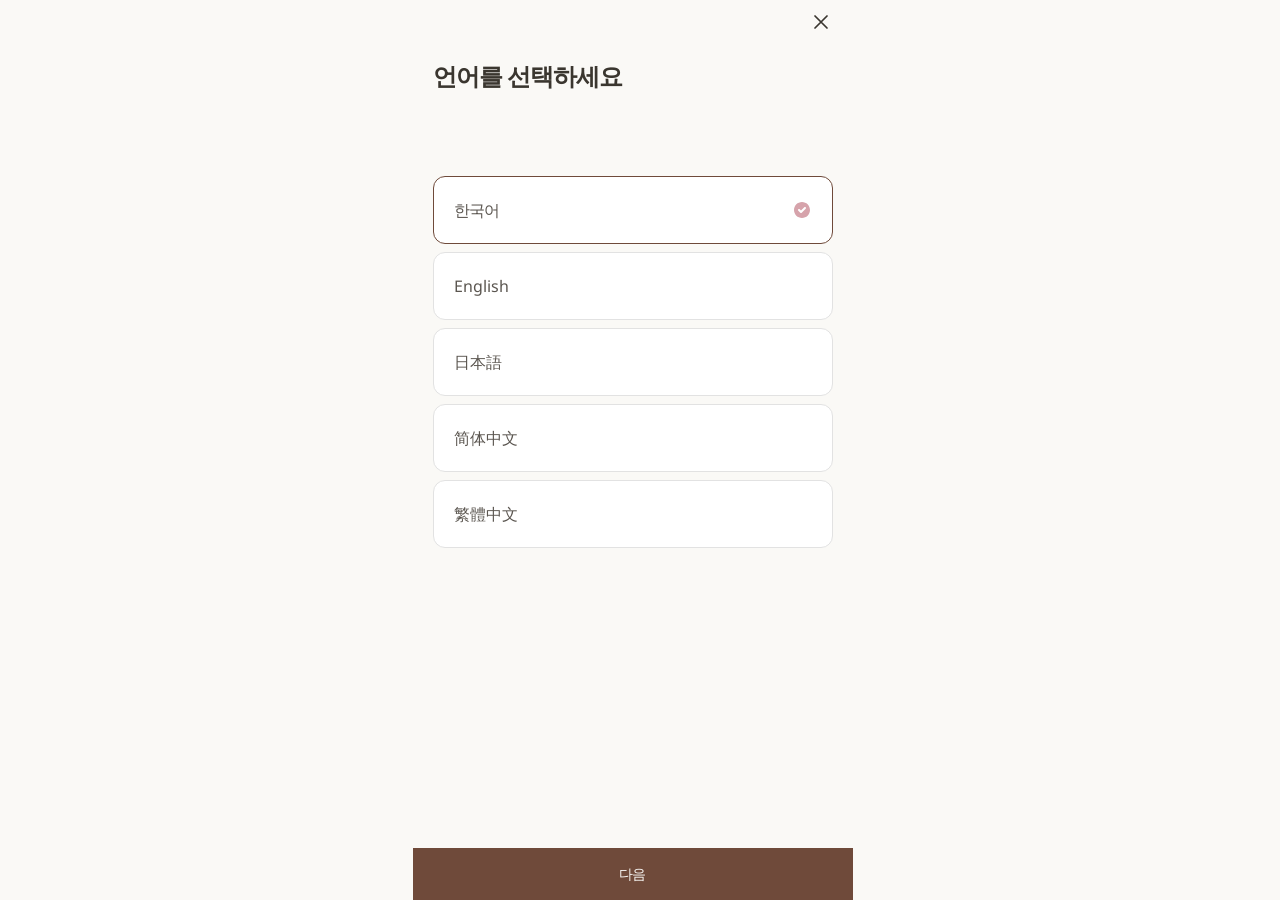
<file: index.html>
<!DOCTYPE html>
<html lang="ko">
<head>
  <meta charset="UTF-8">
  <meta name="viewport" content="width=device-width, initial-scale=1.0">
  <script>
    /* 처음 켜는 사람은 온보딩 페이지로 보낸다. 주소에 ?onboarding=1 이 있으면 다시 보여 준다.
       저장소를 못 읽는 환경(저장 차단 등)은 온보딩을 끝낸 것으로 보고 그냥 홈에 머문다. 아니면 두 페이지가 번갈아 돌아간다 */
    (function () {
      var force = /[?&]onboarding=1/.test(location.search);
      var done = '1';
      try { done = localStorage.getItem('harper:onboarded'); } catch (e) {}
      if (force || !done) location.replace('onboarding.html');
    })();
  </script>
  <title data-i18n-page="page.home">THE HARPER 앱 미리보기 — 홈</title>
  <meta name="description" content="THE HARPER 모바일앱 홈 화면을 웹에서 미리 보는 페이지">
  <link rel="preconnect" href="https://fonts.googleapis.com">
  <link rel="preconnect" href="https://fonts.gstatic.com" crossorigin>
  <link href="https://fonts.googleapis.com/css2?family=Cormorant+Garamond:wght@500&family=Noto+Sans:wght@400..800&family=Noto+Sans+KR:wght@400..800&family=Noto+Sans+JP:wght@400..800&family=Noto+Sans+SC:wght@400..800&family=Noto+Sans+TC:wght@400..800&display=swap" rel="stylesheet">
  <link rel="stylesheet" href="styles.css?v=61">
</head>
<body>
  <main class="phone" aria-label="THE HARPER 앱 홈">

    <header class="header">
      <a class="header__logo" href="index.html">THE HARPER</a>
      <a class="header__icon" href="search.html" aria-label="검색" data-i18n-attrs="aria-label=header.search">
        <img src="assets/search.svg" width="24" height="24" alt="">
      </a>
    </header>

    <div class="content">

      <!-- 오늘의 추천 (제목·사진·에디터는 home.js 가 매거진 글에서 가져온다) -->
      <section class="today" aria-labelledby="today-title" id="today-section">
        <div class="today__head">
          <p class="eyebrow" id="today-title"></p>
          <h1 class="today__headline"><a id="today-headline" href="magazine.html" tabindex="-1"></a></h1>
        </div>
        <a class="today__media" id="today-link" href="magazine.html">
          <div class="photo photo--hero" id="today-photo"></div>
        </a>
      </section>

      <!-- 투어 종류 -->
      <section class="tours" aria-labelledby="tours-title">
        <div class="tours__head">
          <div class="tours__title">
            <p class="eyebrow" id="tours-title"></p>
            <button type="button" class="tours__info" id="tours-info" aria-label="투어 종류 안내 보기" data-i18n-attrs="aria-label=tours.infoBtn" aria-haspopup="dialog" aria-expanded="false">
              <img src="assets/info.svg" width="20" height="20" alt="">
            </button>
          </div>
          <div class="tours__nav">
            <button type="button" class="tours__arrow" data-dir="-1" aria-label="이전 투어" data-i18n-attrs="aria-label=tours.prev">
              <img src="assets/chevron-left-20.svg" width="20" height="20" alt="">
            </button>
            <button type="button" class="tours__arrow" data-dir="1" aria-label="다음 투어" data-i18n-attrs="aria-label=tours.next">
              <img src="assets/chevron-right-20.svg" width="20" height="20" alt="">
            </button>
          </div>
        </div>
        <div class="tours__carousel">
          <div class="tours__track" id="tours-track"></div>
          <div class="dots tours__dots" id="tours-dots" aria-hidden="true"></div>
        </div>
      </section>

      <!-- 에디터 큐레이션 피드 -->
      <section class="feed" aria-labelledby="feed-title">
        <p class="eyebrow feed__head" id="feed-title"></p>
        <div class="feed__list" id="feed-list"></div>
      </section>

      <!-- 에디터’s PICK -->
      <section class="picks" aria-labelledby="picks-title">
        <div class="picks__head">
          <p class="eyebrow" id="picks-title"></p>
          <div class="picks__nav">
            <button type="button" class="picks__arrow" data-dir="-1" aria-label="이전 추천" data-i18n-attrs="aria-label=picks.prev">
              <img src="assets/chevron-left-20.svg" width="20" height="20" alt="">
            </button>
            <button type="button" class="picks__arrow" data-dir="1" aria-label="다음 추천" data-i18n-attrs="aria-label=picks.next">
              <img src="assets/chevron-right-20.svg" width="20" height="20" alt="">
            </button>
          </div>
        </div>
        <div class="picks__scroll" id="picks-track"></div>
        <div class="dots picks__dots" id="picks-dots" aria-hidden="true"></div>
      </section>

    </div>

    <!-- 하단 탭 (아이콘: 홈 Material Symbols · 검색 Fluent Filled · 내 정보 IconaMoon Fill) -->
    <nav class="tabbar" aria-label="주요 메뉴" data-i18n-attrs="aria-label=nav.main">
      <a class="tab" href="index.html" aria-current="page">
        <span class="tab__icon tab__icon--home" aria-hidden="true"></span>
        <span class="tab__label" data-i18n="tab.home">홈</span>
      </a>
      <a class="tab" href="search.html">
        <span class="tab__icon tab__icon--search" aria-hidden="true"></span>
        <span class="tab__label" data-i18n="tab.search">매장 검색</span>
      </a>
      <a class="tab" href="my.html">
        <span class="tab__icon tab__icon--user" aria-hidden="true"></span>
        <span class="tab__label" data-i18n="tab.my">내 정보</span>
      </a>
    </nav>
  </main>

  <!-- 투어 종류 안내 (ⓘ 버튼으로 연다). 제목·설명·항목은 home.js 가 home.tours 값으로 채운다 -->
  <div class="tour-info" id="tour-info" hidden>
    <div class="tour-info__dim" aria-hidden="true"></div>
    <div class="tour-info__card" role="dialog" aria-modal="true" aria-labelledby="tour-info-title">
      <div class="tour-info__head">
        <h2 class="tour-info__title" id="tour-info-title"></h2>
        <button type="button" class="tour-info__close" aria-label="닫기" data-i18n-attrs="aria-label=close">
          <img src="assets/close.svg" width="24" height="24" alt="">
        </button>
      </div>
      <ul class="tour-info__list" id="tour-info-list"></ul>
      <a class="tour-info__cta" id="tour-info-cta" href="magazine.html" data-i18n="shop.book">예약하기</a>
    </div>
  </div>

  <script src="i18n.js?v=15"></script>
  <script src="config.js?v=2"></script>
  <script src="home.js?v=24"></script>
  <script src="app.js?v=7"></script>
</body>
</html>
</file>
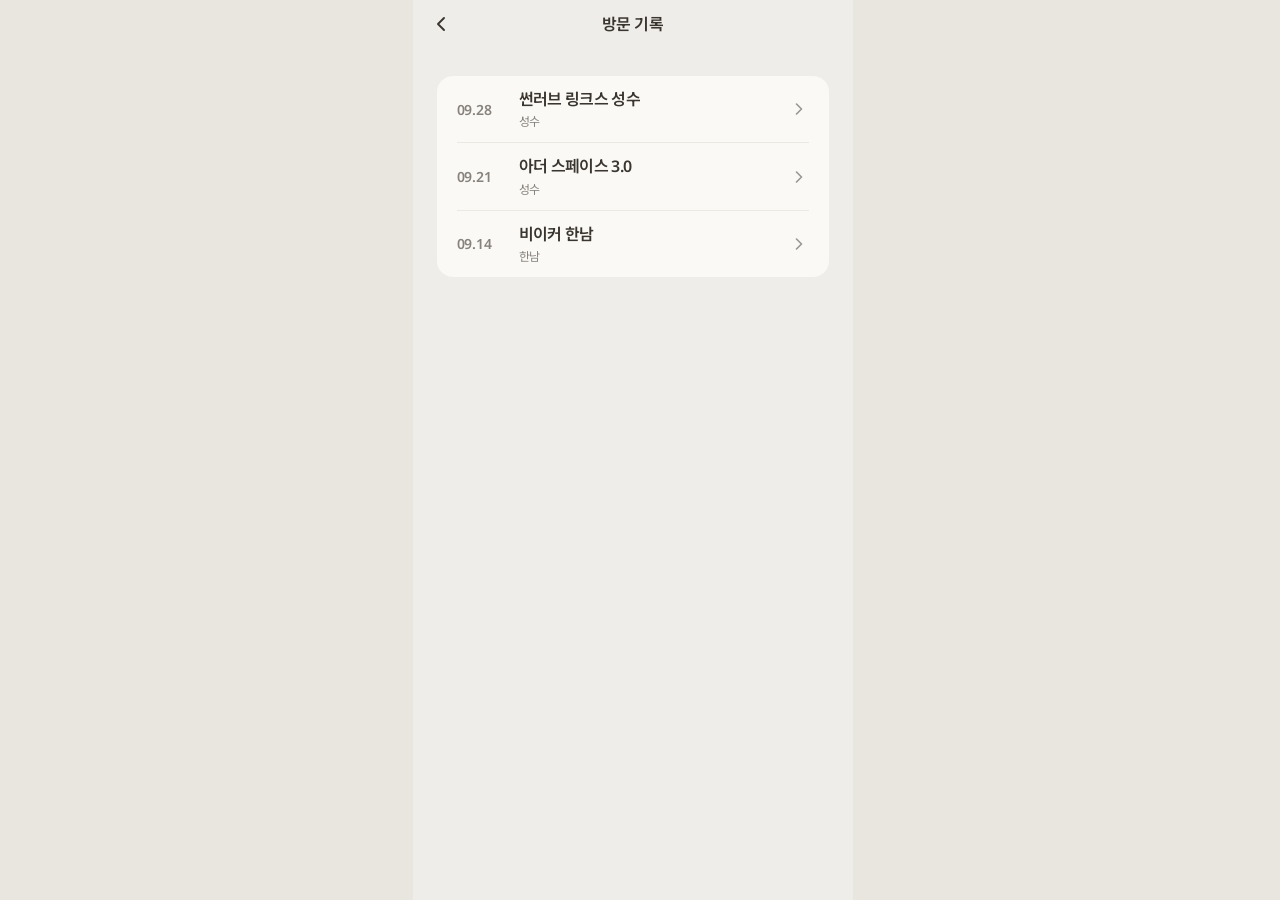
<file: history.html>
<!DOCTYPE html>
<html lang="ko">
<head>
  <meta charset="UTF-8">
  <meta name="viewport" content="width=device-width, initial-scale=1.0">
  <title data-i18n-page="history.title">THE HARPER 앱 미리보기 — 방문 기록</title>
  <link rel="preconnect" href="https://fonts.googleapis.com">
  <link rel="preconnect" href="https://fonts.gstatic.com" crossorigin>
  <link href="https://fonts.googleapis.com/css2?family=Cormorant+Garamond:wght@500&family=Noto+Sans:wght@400..800&family=Noto+Sans+KR:wght@400..800&family=Noto+Sans+JP:wght@400..800&family=Noto+Sans+SC:wght@400..800&family=Noto+Sans+TC:wght@400..800&display=swap" rel="stylesheet">
  <link rel="stylesheet" href="styles.css?v=61">
  <link rel="stylesheet" href="magazine.css?v=17">
  <link rel="stylesheet" href="my.css?v=9">
</head>
<body>
  <main class="phone phone--sub" aria-label="THE HARPER 방문 기록">

    <!-- 상단 바: 매장 상세와 같은 mag-header(48px). 제목은 바 가운데에 절대 위치로 둔다 -->
    <header class="mag-header sub-head">
      <a class="mag-header__back sub-back" href="my.html" aria-label="뒤로" data-i18n-attrs="aria-label=back">
        <img src="assets/chevron-left.svg" width="24" height="24" alt="">
      </a>
      <h1 class="sub-head__title" data-i18n="history.title">방문 기록</h1>
    </header>

    <div class="content content--sub">
      <!-- 방문 기록 전체 목록: visits.js 의 HARPER_VISITS 를 그린다 -->
      <ul class="my-card my-list" id="history-list"></ul>
    </div>
  </main>

  <script src="i18n.js?v=15"></script>
  <script src="visits.js?v=1"></script>
  <script src="my-sub.js?v=1"></script>
</body>
</html>
</file>
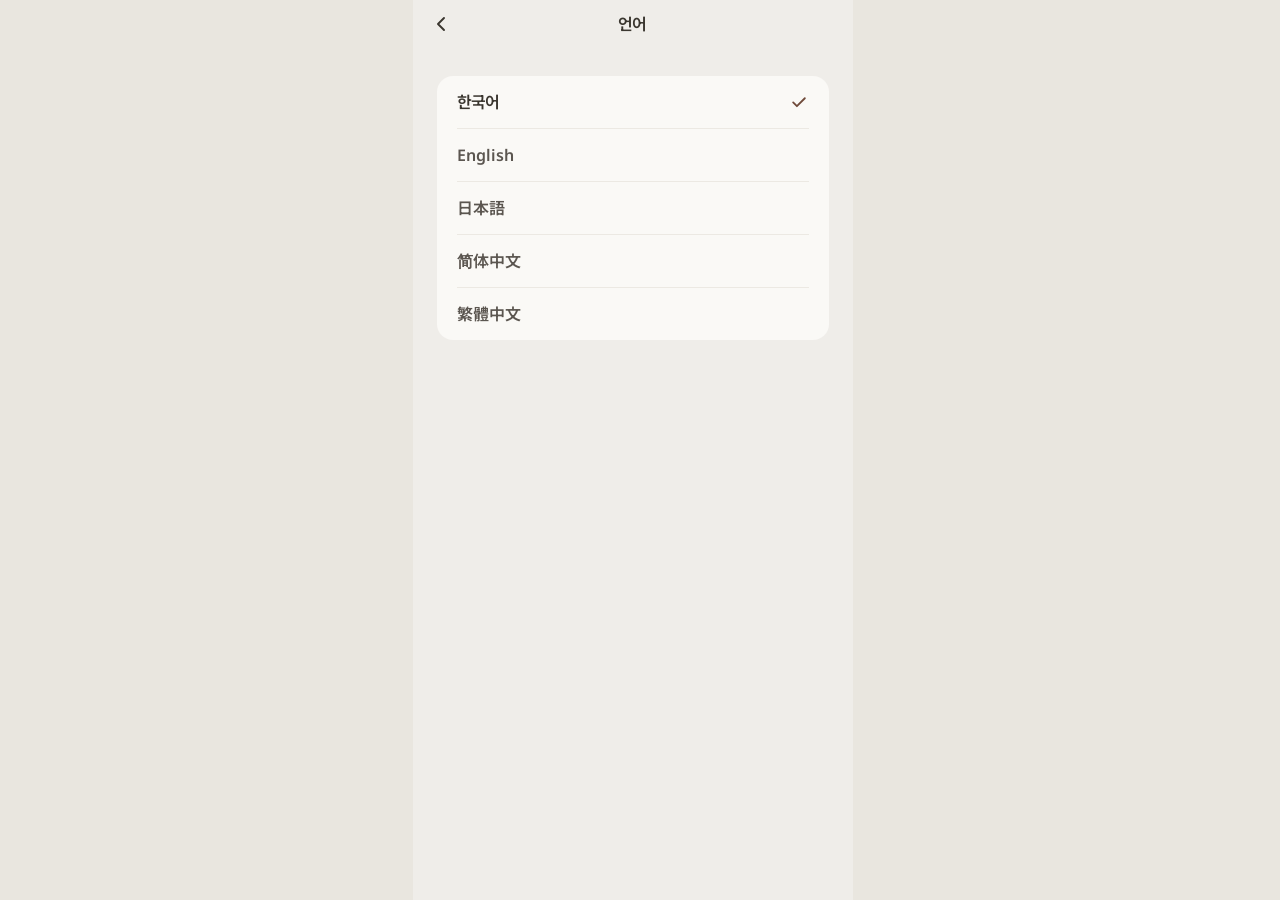
<file: language.html>
<!DOCTYPE html>
<html lang="ko">
<head>
  <meta charset="UTF-8">
  <meta name="viewport" content="width=device-width, initial-scale=1.0">
  <title data-i18n-page="settings.lang">THE HARPER 앱 미리보기 — 언어</title>
  <link rel="preconnect" href="https://fonts.googleapis.com">
  <link rel="preconnect" href="https://fonts.gstatic.com" crossorigin>
  <link href="https://fonts.googleapis.com/css2?family=Cormorant+Garamond:wght@500&family=Noto+Sans:wght@400..800&family=Noto+Sans+KR:wght@400..800&family=Noto+Sans+JP:wght@400..800&family=Noto+Sans+SC:wght@400..800&family=Noto+Sans+TC:wght@400..800&display=swap" rel="stylesheet">
  <link rel="stylesheet" href="styles.css?v=61">
  <link rel="stylesheet" href="magazine.css?v=17">
  <link rel="stylesheet" href="my.css?v=9">
</head>
<body>
  <main class="phone phone--sub" aria-label="THE HARPER 언어 설정">

    <!-- 상단 바: 매장 상세와 같은 mag-header(48px). 제목은 바 가운데에 절대 위치로 둔다 -->
    <header class="mag-header sub-head">
      <a class="mag-header__back sub-back" href="my.html" aria-label="뒤로" data-i18n-attrs="aria-label=back">
        <img src="assets/chevron-left.svg" width="24" height="24" alt="">
      </a>
      <h1 class="sub-head__title" data-i18n="settings.lang">언어</h1>
    </header>

    <div class="content content--sub">
      <!-- 언어 5개. 고르면 harper:lang 에 저장하고 이 화면 글을 바로 그 언어로 바꾼다(체크 표시도 옮김) -->
      <ul class="my-card my-list" id="lang-list">
        <li><button type="button" class="drawer__item" aria-selected="false" data-lang="ko">한국어</button></li>
        <li><button type="button" class="drawer__item" aria-selected="false" data-lang="en">English</button></li>
        <li><button type="button" class="drawer__item" aria-selected="false" data-lang="ja">日本語</button></li>
        <li><button type="button" class="drawer__item" aria-selected="false" data-lang="zh-Hans">简体中文</button></li>
        <li><button type="button" class="drawer__item" aria-selected="false" data-lang="zh-Hant">繁體中文</button></li>
      </ul>
    </div>
  </main>

  <script src="i18n.js?v=15"></script>
  <script src="my-sub.js?v=1"></script>
</body>
</html>
</file>
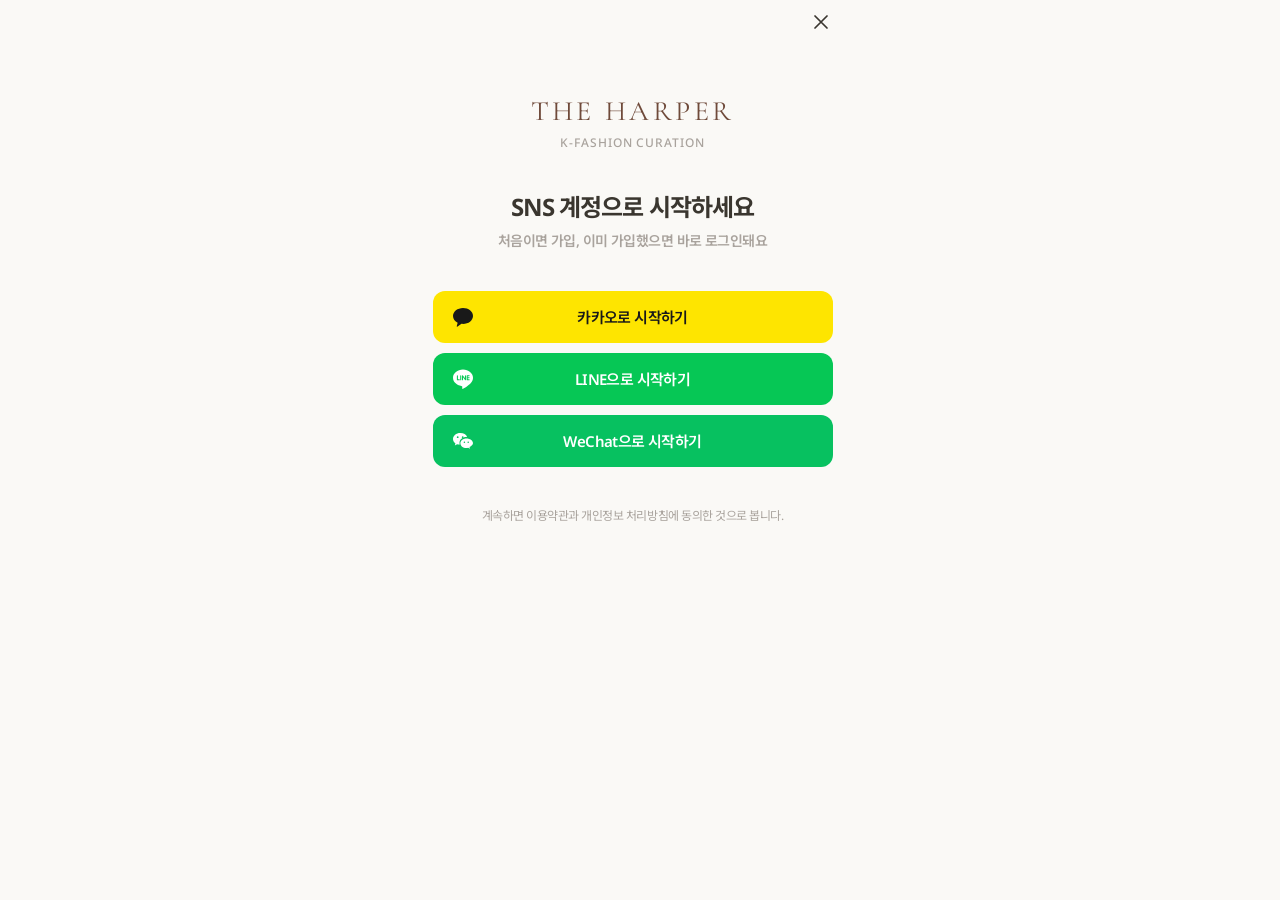
<file: login.html>
<!DOCTYPE html>
<html lang="ko">
<head>
  <meta charset="UTF-8">
  <meta name="viewport" content="width=device-width, initial-scale=1.0">
  <title data-i18n-page="page.login">THE HARPER 앱 미리보기 — 로그인</title>
  <meta name="description" content="THE HARPER 로그인·회원가입 화면: 카카오 · LINE · WeChat 계정으로 시작한다">
  <link rel="preconnect" href="https://fonts.googleapis.com">
  <link rel="preconnect" href="https://fonts.gstatic.com" crossorigin>
  <link href="https://fonts.googleapis.com/css2?family=Cormorant+Garamond:wght@500&family=Noto+Sans:wght@400..800&family=Noto+Sans+KR:wght@400..800&family=Noto+Sans+JP:wght@400..800&family=Noto+Sans+SC:wght@400..800&family=Noto+Sans+TC:wght@400..800&display=swap" rel="stylesheet">
  <link rel="stylesheet" href="styles.css?v=61">
  <link rel="stylesheet" href="onboarding.css?v=3">
  <link rel="stylesheet" href="login.css?v=4">
</head>
<body>
  <!-- 로그인·회원가입: SNS 버튼(카카오 · LINE · WeChat) → 처음이면 가입 마무리(닉네임 · 약관) → 돌아갈 화면(?from=, 기본 my.html).
       미리보기라 실제 SNS 서버에 연결하지 않고, 누르면 잠깐 연결 화면을 보여 준 뒤 가입·로그인 상태를 이 기기에 저장한다(auth.js) -->
  <main class="start" id="start">

    <!-- ① SNS 고르기 -->
    <section class="onb login" id="login" aria-labelledby="login-title">
      <div class="onb__header">
        <a class="onb__close" id="login-close" href="my.html" aria-label="닫기" data-i18n-attrs="aria-label=close"><img src="assets/close.svg" width="24" height="24" alt=""></a>
      </div>
      <div class="onb__body login__body">
        <div class="login__brand" aria-hidden="true">
          <p class="login__logo">THE HARPER</p>
          <p class="login__tagline">K-FASHION CURATION</p>
        </div>
        <div class="onb__head">
          <h1 class="onb__title" id="login-title" data-i18n="login.title">SNS 계정으로 시작하세요</h1>
          <p class="onb__sub" data-i18n="login.sub">처음이면 가입, 이미 가입했으면 바로 로그인돼요</p>
        </div>
        <div class="login__list">
          <button type="button" class="sns sns--kakao" data-provider="kakao">
            <img class="sns__icon" src="assets/sns/kakao.svg" width="24" height="24" alt="">
            <span data-i18n="login.kakao">카카오로 시작하기</span>
          </button>
          <button type="button" class="sns sns--line" data-provider="line">
            <img class="sns__icon" src="assets/sns/line.svg" width="24" height="24" alt="">
            <span data-i18n="login.line">LINE으로 시작하기</span>
          </button>
          <button type="button" class="sns sns--wechat" data-provider="wechat">
            <img class="sns__icon" src="assets/sns/wechat.svg" width="24" height="24" alt="">
            <span data-i18n="login.wechat">WeChat으로 시작하기</span>
          </button>
        </div>
        <p class="login__terms" data-i18n="login.terms">계속하면 이용약관과 개인정보 처리방침에 동의한 것으로 봅니다.</p>
      </div>
    </section>

    <!-- ② 연결 중(잠깐) -->
    <section class="onb connecting" id="connecting" aria-live="polite" hidden>
      <div class="onb__header"></div>
      <div class="onb__body connecting__body">
        <span class="connecting__spinner" aria-hidden="true"></span>
        <p class="connecting__text" id="connecting-text"></p>
      </div>
    </section>

    <!-- ③ 가입 마무리: 닉네임 · 약관 -->
    <section class="onb signup" id="signup" aria-labelledby="signup-title" hidden>
      <div class="onb__header onb__header--back">
        <button type="button" class="onb__close" id="signup-back" aria-label="뒤로" data-i18n-attrs="aria-label=back"><img src="assets/chevron-left.svg" width="24" height="24" alt=""></button>
      </div>
      <div class="onb__body">
        <div class="onb__head">
          <h1 class="onb__title" id="signup-title" data-i18n="signup.title">회원가입</h1>
          <p class="onb__sub" id="signup-sub"></p>
        </div>
        <div class="field">
          <label class="field__label" for="signup-name" data-i18n="signup.nickname">닉네임</label>
          <input class="field__input" id="signup-name" type="text" maxlength="20" autocomplete="nickname" autocapitalize="off">
        </div>
        <!-- 약관: 왼쪽 네모 체크박스. '모두 동의'는 맨 위 굵은 줄, 아래 항목을 다 켜면 같이 켜진다 -->
        <div class="agree" role="group" aria-label="약관 동의">
          <button type="button" class="agree__row agree__all" role="checkbox" aria-checked="false" data-agree="all">
            <span class="agree__box" aria-hidden="true"></span><span class="agree__text" data-i18n="signup.all">모두 동의</span>
          </button>
          <button type="button" class="agree__row agree__item" role="checkbox" aria-checked="false" data-agree="terms" data-required>
            <span class="agree__box" aria-hidden="true"></span><span class="agree__text"><em class="agree__tag" data-i18n="signup.required">필수</em><span data-i18n="signup.terms">이용약관 동의</span></span>
          </button>
          <button type="button" class="agree__row agree__item" role="checkbox" aria-checked="false" data-agree="privacy" data-required>
            <span class="agree__box" aria-hidden="true"></span><span class="agree__text"><em class="agree__tag" data-i18n="signup.required">필수</em><span data-i18n="signup.privacy">개인정보 수집·이용 동의</span></span>
          </button>
          <button type="button" class="agree__row agree__item" role="checkbox" aria-checked="false" data-agree="marketing">
            <span class="agree__box" aria-hidden="true"></span><span class="agree__text"><em class="agree__tag agree__tag--opt" data-i18n="signup.optional">선택</em><span data-i18n="signup.marketing">새 에디터 픽·투어 소식 받기</span></span>
          </button>
        </div>
      </div>
      <button type="button" class="onb__cta" id="signup-done" data-i18n="signup.done" disabled>가입 완료</button>
    </section>

  </main>

  <script src="i18n.js?v=15"></script>
  <script src="auth.js?v=1"></script>
  <script src="login.js?v=1"></script>
</body>
</html>
</file>
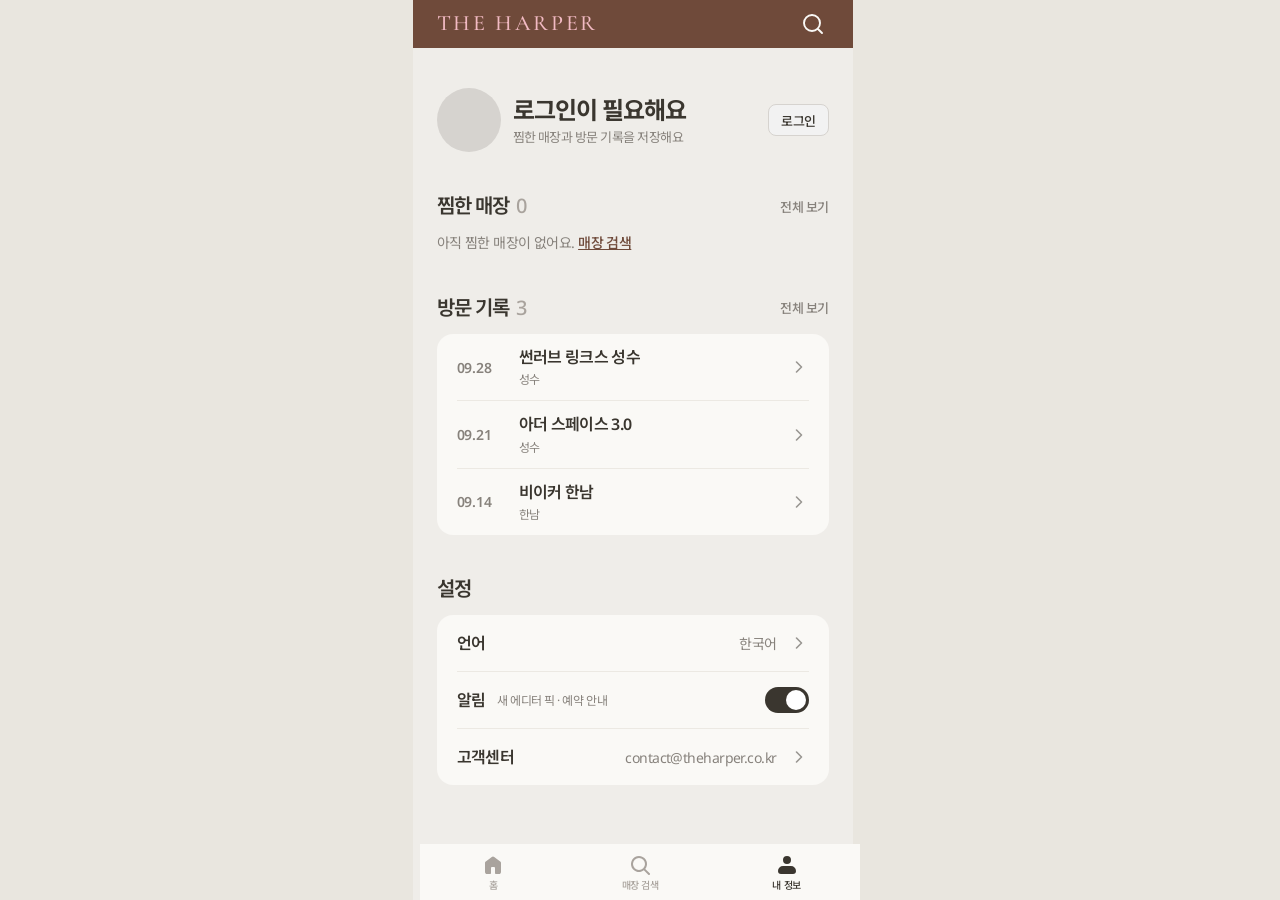
<file: my.html>
<!DOCTYPE html>
<html lang="ko">
<head>
  <meta charset="UTF-8">
  <meta name="viewport" content="width=device-width, initial-scale=1.0">
  <title data-i18n-page="page.my">THE HARPER 앱 미리보기 — 내 정보</title>
  <meta name="description" content="THE HARPER 모바일앱 내 정보(마이페이지) 화면을 웹에서 미리 보는 페이지. 설계서 09 구성(프로필 · 찜한 매장 · 방문 기록 · 언어/알림 설정 · 고객센터 · 로그아웃)">
  <link rel="preconnect" href="https://fonts.googleapis.com">
  <link rel="preconnect" href="https://fonts.gstatic.com" crossorigin>
  <link href="https://fonts.googleapis.com/css2?family=Cormorant+Garamond:wght@500&family=Noto+Sans:wght@400..800&family=Noto+Sans+KR:wght@400..800&family=Noto+Sans+JP:wght@400..800&family=Noto+Sans+SC:wght@400..800&family=Noto+Sans+TC:wght@400..800&display=swap" rel="stylesheet">
  <link rel="stylesheet" href="styles.css?v=61">
  <link rel="stylesheet" href="my.css?v=11">
</head>
<body>
  <main class="phone phone--my" aria-label="THE HARPER 내 정보">

    <header class="header">
      <a class="header__logo" href="index.html">THE HARPER</a>
      <a class="header__icon" href="search.html" aria-label="검색" data-i18n-attrs="aria-label=header.search">
        <img src="assets/search.svg" width="24" height="24" alt="">
      </a>
    </header>

    <div class="content content--my">

      <!-- ① 프로필: 이름 · 프로필 이미지 -->
      <!-- 로그인 전: 안내 + 로그인·가입 버튼(login.html). 로그인 후: 닉네임 + 어느 SNS 로 로그인했는지. my.js 가 auth.js 상태를 보고 고른다 -->
      <section class="profile" aria-labelledby="profile-name">
        <span class="profile__avatar" id="profile-avatar" aria-hidden="true"></span>
        <div class="profile__text">
          <h1 class="profile__name" id="profile-name" data-i18n="my.loginTitle">로그인이 필요해요</h1>
          <p class="profile__sub" id="profile-sub" data-i18n="my.loginSub">찜한 매장과 방문 기록을 저장해요</p>
        </div>
        <a class="profile__edit profile__login" id="profile-login" href="login.html?from=my.html" data-i18n="my.loginBtn">로그인</a>
        <button type="button" class="profile__edit" id="profile-edit" data-i18n="profile.edit" hidden>프로필 수정</button>
      </section>

      <!-- ② 찜한 매장: 기기에 저장한 매장을 my.js 가 shops.js 데이터로 그린다. 하나도 없으면 한 줄 안내 -->
      <section class="saved" aria-labelledby="saved-title">
        <div class="my-head">
          <p class="eyebrow" id="saved-title"><span data-i18n="saved.title">찜한 매장</span> <span class="my-head__count" id="saved-count">0</span></p>
          <a class="my-head__link" href="saved.html" data-i18n="viewAll">전체 보기</a>
        </div>
        <div class="saved__scroll" id="saved-list" hidden></div>
        <p class="saved__empty" id="saved-empty" hidden><span data-i18n="saved.empty">아직 찜한 매장이 없어요.</span> <a href="search.html" data-i18n="tab.search">매장 검색</a></p>
      </section>

      <!-- ③ 방문 기록 -->
      <section class="history" aria-labelledby="history-title">
        <div class="my-head">
          <p class="eyebrow" id="history-title"><span data-i18n="history.title">방문 기록</span> <span class="my-head__count" id="history-count"></span></p>
          <a class="my-head__link" href="history.html" data-i18n="viewAll">전체 보기</a>
        </div>
        <ul class="my-card my-list" id="history-list"></ul>
      </section>

      <!-- ④ 언어 / 알림 설정 · 고객센터 -->
      <section class="settings" aria-labelledby="settings-title">
        <p class="eyebrow my-head" id="settings-title" data-i18n="settings">설정</p>
        <ul class="my-card my-list">
          <li>
            <a class="setting-row" id="lang-link" href="language.html">
              <span class="setting-row__label" data-i18n="settings.lang">언어</span>
              <span class="setting-row__value" id="lang-value">한국어</span>
              <img class="setting-row__chev" src="assets/chevron-right.svg" width="20" height="20" alt="">
            </a>
          </li>
          <li>
            <div class="setting-row">
              <span class="setting-row__label" id="noti-label" data-i18n="settings.noti">알림</span>
              <span class="setting-row__hint" data-i18n="settings.notiHint">새 에디터 픽 · 예약 안내</span>
              <button type="button" class="switch" role="switch" aria-checked="true" aria-labelledby="noti-label"><span class="switch__knob"></span></button>
            </div>
          </li>
          <li>
            <a class="setting-row" id="support-link" href="mailto:contact@theharper.co.kr">
              <span class="setting-row__label" data-i18n="settings.support">고객센터</span>
              <span class="setting-row__value">contact@theharper.co.kr</span>
              <img class="setting-row__chev" src="assets/chevron-right.svg" width="20" height="20" alt="">
            </a>
          </li>
        </ul>
      </section>

      <!-- ⑤ 로그아웃 -->
      <div class="logout" id="logout" hidden>
        <button type="button" class="logout__btn" id="logout-btn" data-i18n="logout">로그아웃</button>
      </div>

    </div>

    <!-- 프로필 수정 모달: 투어 안내 창(tour-info)과 같은 틀. 사진은 기기에서 골라 정사각형으로 줄여 저장하고, 닉네임을 고친다. 확인은 코코아 버튼(tour-info__cta) -->
    <div class="tour-info profile-modal" id="profile-modal" hidden>
      <div class="tour-info__dim" data-modal-close aria-hidden="true"></div>
      <div class="tour-info__card" role="dialog" aria-modal="true" aria-labelledby="profile-modal-title">
        <div class="tour-info__head">
          <h2 class="tour-info__title" id="profile-modal-title" data-i18n="profile.edit">프로필 수정</h2>
          <button type="button" class="tour-info__close" data-modal-close aria-label="닫기" data-i18n-attrs="aria-label=close">
            <img src="assets/close.svg" width="24" height="24" alt="">
          </button>
        </div>
        <div class="profile-modal__photo">
          <span class="profile__avatar profile-modal__avatar" id="profile-modal-avatar" aria-hidden="true"></span>
          <div class="profile-modal__photo-btns">
            <button type="button" class="profile-modal__btn" id="profile-photo-pick" data-i18n="profile.photoUpload">사진 변경</button>
            <button type="button" class="profile-modal__btn profile-modal__btn--quiet" id="profile-photo-remove" data-i18n="profile.photoRemove" hidden>삭제</button>
          </div>
          <input type="file" id="profile-photo-input" accept="image/*" hidden>
        </div>
        <div class="field">
          <label class="field__label" for="profile-name-input" data-i18n="signup.nickname">닉네임</label>
          <input class="field__input" id="profile-name-input" type="text" maxlength="20" autocomplete="nickname" autocapitalize="off">
        </div>
        <button type="button" class="tour-info__cta profile-modal__ok" id="profile-modal-ok" data-i18n="confirm">확인</button>
      </div>
    </div>

    <!-- 하단 탭 -->
    <nav class="tabbar" aria-label="주요 메뉴" data-i18n-attrs="aria-label=nav.main">
      <a class="tab" href="index.html">
        <span class="tab__icon tab__icon--home" aria-hidden="true"></span>
        <span class="tab__label" data-i18n="tab.home">홈</span>
      </a>
      <a class="tab" href="search.html">
        <span class="tab__icon tab__icon--search" aria-hidden="true"></span>
        <span class="tab__label" data-i18n="tab.search">매장 검색</span>
      </a>
      <a class="tab" href="my.html" aria-current="page">
        <span class="tab__icon tab__icon--user" aria-hidden="true"></span>
        <span class="tab__label" data-i18n="tab.my">내 정보</span>
      </a>
    </nav>
  </main>

  <script src="i18n.js?v=15"></script>
  <script src="auth.js?v=2"></script>
  <script src="config.js?v=2"></script>
  <script src="shops.js?v=8"></script>
  <script src="visits.js?v=1"></script>
  <script src="my.js?v=7"></script>
</body>
</html>
</file>
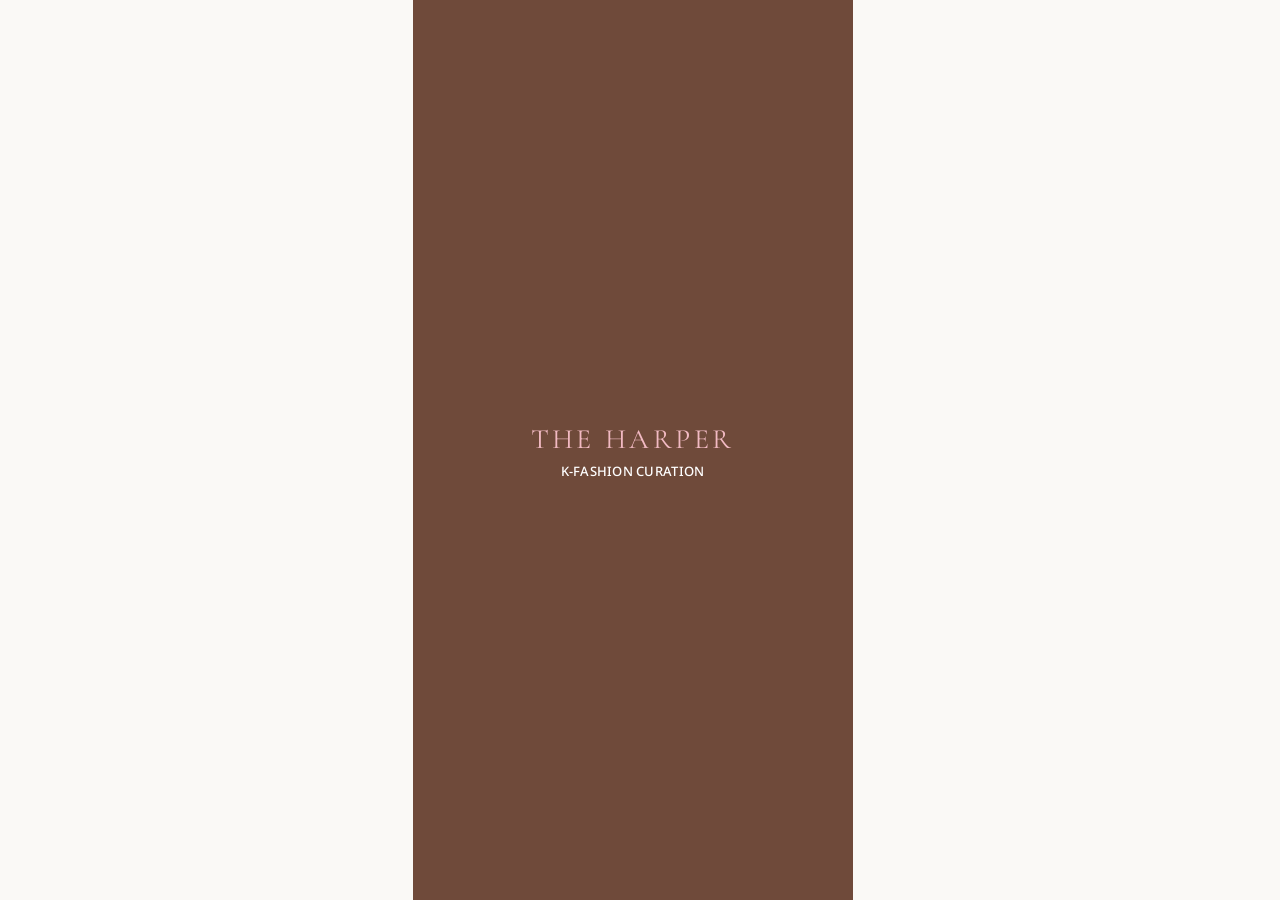
<file: onboarding.html>
<!DOCTYPE html>
<html lang="ko">
<head>
  <meta charset="UTF-8">
  <meta name="viewport" content="width=device-width, initial-scale=1.0">
  <title data-i18n-page="page.onboarding">THE HARPER 앱 미리보기 · 시작하기</title>
  <meta name="description" content="THE HARPER 처음 켤 때 보이는 시작 화면: 언어와 관심 스타일을 고른다">
  <link rel="preconnect" href="https://fonts.googleapis.com">
  <link rel="preconnect" href="https://fonts.gstatic.com" crossorigin>
  <link href="https://fonts.googleapis.com/css2?family=Cormorant+Garamond:wght@500&family=Noto+Sans:wght@400..800&family=Noto+Sans+KR:wght@400..800&family=Noto+Sans+JP:wght@400..800&family=Noto+Sans+SC:wght@400..800&family=Noto+Sans+TC:wght@400..800&display=swap" rel="stylesheet">
  <link rel="stylesheet" href="styles.css?v=61">
  <link rel="stylesheet" href="onboarding.css?v=3">
</head>
<body>
  <!-- 처음 켤 때만 보이는 시작 화면: 스플래시 → 언어 → 관심 스타일 (피그마 17:698 · 18:767 · 20:980). 끝나면 index.html 로 돌아간다 -->
  <main class="start" id="start">
    <section class="splash" id="splash" aria-label="THE HARPER">
      <p class="splash__logo">THE HARPER</p>
      <p class="splash__tagline">K-FASHION CURATION</p>
    </section>

    <section class="onb" id="onb-lang" aria-labelledby="onb-lang-title" hidden>
      <div class="onb__header">
        <button type="button" class="onb__close" aria-label="건너뛰기" data-i18n-attrs="aria-label=onb.skip"><img src="assets/close.svg" width="24" height="24" alt=""></button>
      </div>
      <div class="onb__body">
        <div class="onb__head"><h1 class="onb__title" id="onb-lang-title" data-i18n="onb.langTitle">언어를 선택하세요</h1></div>
        <div class="onb__list" role="radiogroup" aria-labelledby="onb-lang-title">
          <button type="button" class="onb__item" role="radio" aria-checked="true" data-value="ko"><span>한국어</span><img src="assets/check-circle.svg" alt=""></button>
          <button type="button" class="onb__item" role="radio" aria-checked="false" data-value="en"><span>English</span><img src="assets/check-circle.svg" alt=""></button>
          <button type="button" class="onb__item" role="radio" aria-checked="false" data-value="ja"><span>日本語</span><img src="assets/check-circle.svg" alt=""></button>
          <button type="button" class="onb__item" role="radio" aria-checked="false" data-value="zh-Hans"><span>简体中文</span><img src="assets/check-circle.svg" alt=""></button>
          <button type="button" class="onb__item" role="radio" aria-checked="false" data-value="zh-Hant"><span>繁體中文</span><img src="assets/check-circle.svg" alt=""></button>
        </div>
      </div>
      <button type="button" class="onb__cta" data-i18n="onb.next">다음</button>
    </section>

    <section class="onb" id="onb-style" aria-labelledby="onb-style-title" hidden>
      <div class="onb__header">
        <button type="button" class="onb__close" aria-label="건너뛰기" data-i18n-attrs="aria-label=onb.skip"><img src="assets/close.svg" width="24" height="24" alt=""></button>
      </div>
      <div class="onb__body">
        <div class="onb__head">
          <h1 class="onb__title" id="onb-style-title" data-i18n="onb.styleTitle">관심 스타일을 선택하세요</h1>
          <p class="onb__sub" data-i18n="onb.styleSub">복수 선택 허용</p>
        </div>
        <div class="onb__list" role="group" aria-labelledby="onb-style-title">
          <button type="button" class="onb__item" role="checkbox" aria-checked="true" data-value="editorial"><span data-i18n="onb.editorial">에디토리얼</span><img src="assets/check-circle.svg" alt=""></button>
          <button type="button" class="onb__item" role="checkbox" aria-checked="false" data-value="minimal"><span data-i18n="onb.minimal">미니멀</span><img src="assets/check-circle.svg" alt=""></button>
          <button type="button" class="onb__item" role="checkbox" aria-checked="false" data-value="street"><span data-i18n="onb.street">스트리트</span><img src="assets/check-circle.svg" alt=""></button>
          <button type="button" class="onb__item" role="checkbox" aria-checked="false" data-value="vintage"><span data-i18n="onb.vintage">빈티지</span><img src="assets/check-circle.svg" alt=""></button>
          <button type="button" class="onb__item" role="checkbox" aria-checked="false" data-value="feminine"><span data-i18n="onb.feminine">페미닌</span><img src="assets/check-circle.svg" alt=""></button>
        </div>
      </div>
      <button type="button" class="onb__cta" data-i18n="onb.start">시작하기</button>
    </section>
  </main>

  <script src="i18n.js?v=15"></script>
  <script src="onboarding.js?v=3"></script>
</body>
</html>
</file>
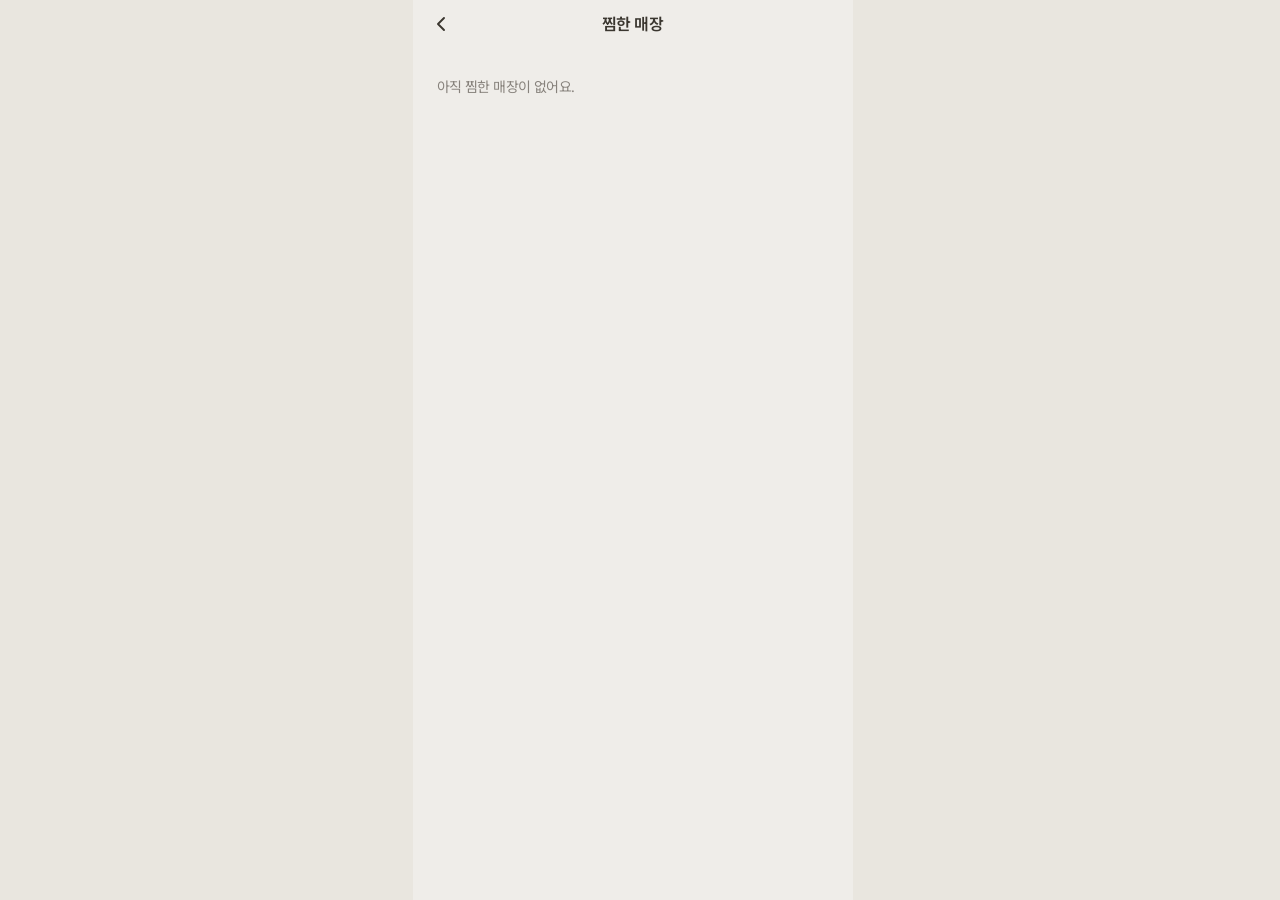
<file: saved.html>
<!DOCTYPE html>
<html lang="ko">
<head>
  <meta charset="UTF-8">
  <meta name="viewport" content="width=device-width, initial-scale=1.0">
  <title data-i18n-page="saved.title">THE HARPER 앱 미리보기 — 찜한 매장</title>
  <link rel="preconnect" href="https://fonts.googleapis.com">
  <link rel="preconnect" href="https://fonts.gstatic.com" crossorigin>
  <link href="https://fonts.googleapis.com/css2?family=Cormorant+Garamond:wght@500&family=Noto+Sans:wght@400..800&family=Noto+Sans+KR:wght@400..800&family=Noto+Sans+JP:wght@400..800&family=Noto+Sans+SC:wght@400..800&family=Noto+Sans+TC:wght@400..800&display=swap" rel="stylesheet">
  <link rel="stylesheet" href="styles.css?v=61">
  <link rel="stylesheet" href="magazine.css?v=17">
  <link rel="stylesheet" href="my.css?v=9">
</head>
<body>
  <main class="phone phone--sub" aria-label="THE HARPER 찜한 매장">

    <!-- 상단 바: 매장 상세와 같은 mag-header(48px). 제목은 바 가운데에 절대 위치로 둔다 -->
    <header class="mag-header sub-head">
      <a class="mag-header__back sub-back" href="my.html" aria-label="뒤로" data-i18n-attrs="aria-label=back">
        <img src="assets/chevron-left.svg" width="24" height="24" alt="">
      </a>
      <h1 class="sub-head__title" data-i18n="saved.title">찜한 매장</h1>
    </header>

    <div class="content content--sub">
      <!-- 찜한 매장 전체 목록: my-sub.js 가 harper:likes 와 shops.js 데이터로 그린다 -->
      <ul class="my-card my-list" id="saved-list" hidden></ul>
      <p class="saved__empty" id="saved-empty" data-i18n="saved.empty" hidden>아직 찜한 매장이 없어요.</p>
    </div>
  </main>

  <script src="i18n.js?v=15"></script>
  <script src="config.js?v=2"></script>
  <script src="shops.js?v=8"></script>
  <script src="my-sub.js?v=1"></script>
</body>
</html>
</file>
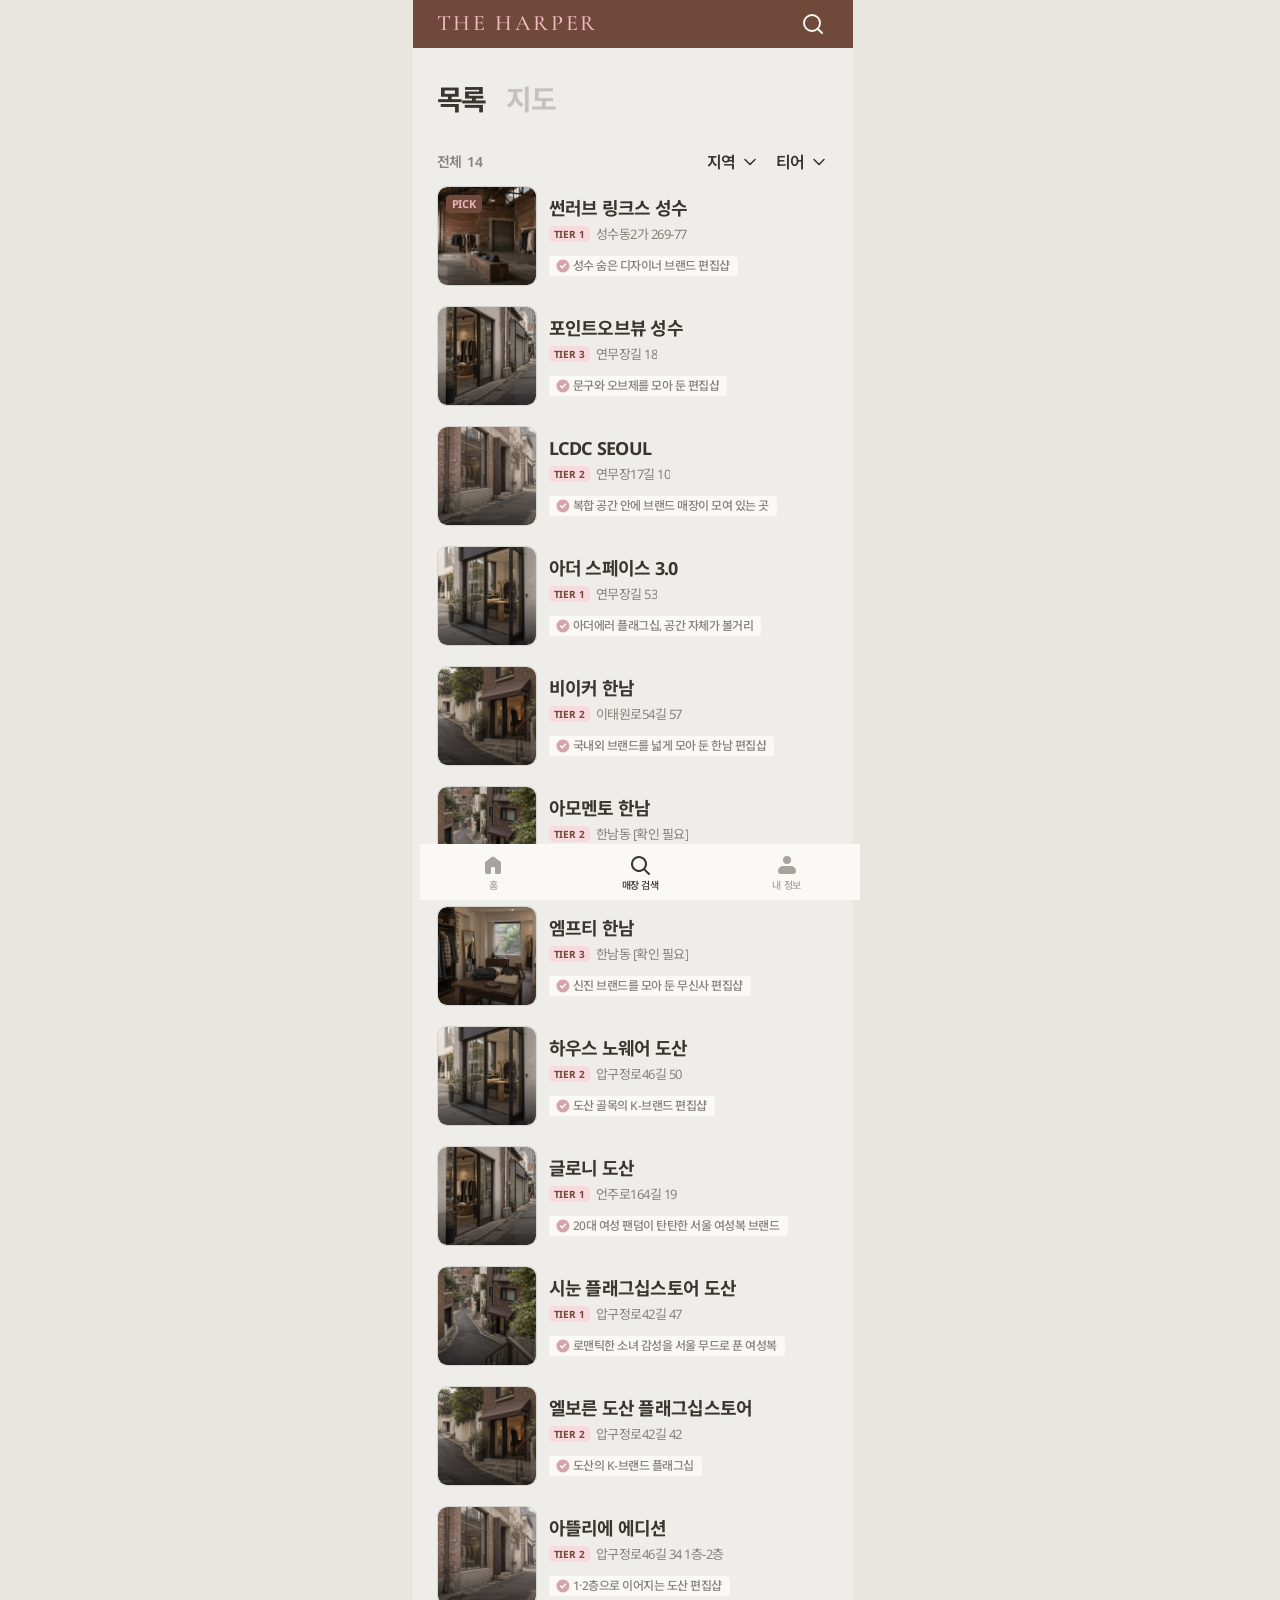
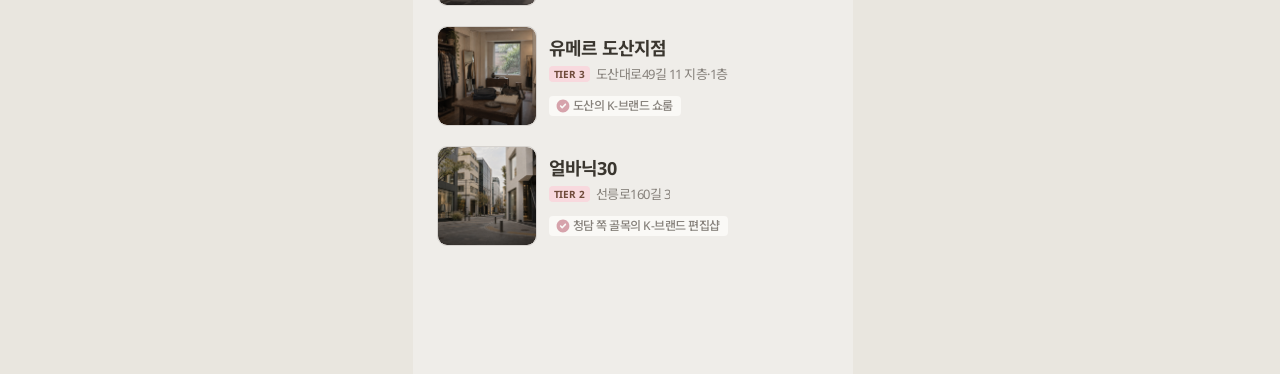
<file: search.html>
<!DOCTYPE html>
<html lang="ko">
<head>
  <meta charset="UTF-8">
  <meta name="viewport" content="width=device-width, initial-scale=1.0">
  <title data-i18n-page="page.search">THE HARPER 앱 미리보기 — 검색</title>
  <meta name="description" content="THE HARPER 모바일앱 검색(목록) 화면을 웹에서 미리 보는 페이지">
  <link rel="preconnect" href="https://fonts.googleapis.com">
  <link rel="preconnect" href="https://fonts.gstatic.com" crossorigin>
  <link href="https://fonts.googleapis.com/css2?family=Cormorant+Garamond:wght@500&family=Noto+Sans:wght@400..800&family=Noto+Sans+KR:wght@400..800&family=Noto+Sans+JP:wght@400..800&family=Noto+Sans+SC:wght@400..800&family=Noto+Sans+TC:wght@400..800&display=swap" rel="stylesheet">
  <link rel="stylesheet" href="styles.css?v=61">
</head>
<body>
  <main class="phone phone--explore" aria-label="THE HARPER 검색">

    <header class="header">
      <a class="header__logo" href="index.html">THE HARPER</a>
      <a class="header__icon" href="search.html" aria-label="검색" data-i18n-attrs="aria-label=header.search">
        <img src="assets/search.svg" width="24" height="24" alt="">
      </a>
    </header>

    <div class="explore">
      <nav class="explore__tabs" aria-label="보기 방식" data-i18n-attrs="aria-label=explore.view">
        <a class="explore__tab" href="search.html" aria-current="page" data-i18n="explore.list">목록</a>
        <a class="explore__tab" href="map.html" data-i18n="explore.map">지도</a>
      </nav>

      <div class="explore__below">
        <div class="filter" style="padding: 0 24px;">
          <div class="filter__count">
            <span data-i18n="filter.all">전체</span>
            <span class="filter__count-num">100</span>
          </div>
          <div class="filter__groups">
            <button type="button" class="filter__group" id="area-toggle" data-drawer="area-drawer" aria-haspopup="dialog" aria-expanded="false">
              <span id="area-label" data-drawer-label data-i18n="filter.area">지역</span>
              <img src="assets/chevron-down.svg" width="20" height="20" alt="">
            </button>
            <button type="button" class="filter__group" id="tier-toggle" data-drawer="tier-drawer" aria-haspopup="dialog" aria-expanded="false">
              <span id="tier-label" data-drawer-label data-i18n="filter.tier">티어</span>
              <img src="assets/chevron-down.svg" width="20" height="20" alt="">
            </button>
          </div>
        </div>

        <div class="shop-list"><!-- 매장 줄은 data/shops.json → list.js 가 그린다 --></div>
      </div>
      </div>
    </div>

    <!-- 하단 탭 (아이콘: 홈 Material Symbols · 검색 Fluent Filled · 내 정보 IconaMoon Fill) -->
    <nav class="tabbar" aria-label="주요 메뉴" data-i18n-attrs="aria-label=nav.main">
      <a class="tab" href="index.html">
        <span class="tab__icon tab__icon--home" aria-hidden="true"></span>
        <span class="tab__label" data-i18n="tab.home">홈</span>
      </a>
      <a class="tab" href="search.html" aria-current="page">
        <span class="tab__icon tab__icon--search" aria-hidden="true"></span>
        <span class="tab__label" data-i18n="tab.search">매장 검색</span>
      </a>
      <a class="tab" href="my.html">
        <span class="tab__icon tab__icon--user" aria-hidden="true"></span>
        <span class="tab__label" data-i18n="tab.my">내 정보</span>
      </a>
    </nav>

    <!-- 지역 선택 드로어: 전체 · 성수 · 한남 (처음엔 전체) -->
    <div class="drawer" id="area-drawer" data-event="areachange" hidden>
      <div class="drawer__dim" data-drawer-close></div>
      <div class="drawer__sheet" role="dialog" aria-modal="true" aria-labelledby="area-drawer-title">
        <span class="drawer__handle" aria-hidden="true"></span>
        <p class="drawer__title" id="area-drawer-title" data-i18n="filter.area">지역</p>
        <ul class="drawer__list" role="listbox" aria-label="지역" data-i18n-attrs="aria-label=filter.area">
          <li><button type="button" class="drawer__item" role="option" data-area="all" data-label="지역" aria-selected="true" data-i18n="filter.all" data-i18n-attrs="data-label=filter.area">전체</button></li>
          <li><button type="button" class="drawer__item" role="option" data-area="seongsu" data-i18n="area.seongsu">성수</button></li>
          <li><button type="button" class="drawer__item" role="option" data-area="hannam" data-i18n="area.hannam">한남</button></li>
          <li><button type="button" class="drawer__item" role="option" data-area="apgujeong" data-i18n="area.apgujeong">압구정</button></li>
        </ul>
      </div>
    </div>
    <!-- 티어 선택 드로어: 1~5 -->
    <div class="drawer" id="tier-drawer" data-event="tierchange" hidden>
      <div class="drawer__dim" data-drawer-close></div>
      <div class="drawer__sheet" role="dialog" aria-modal="true" aria-labelledby="tier-drawer-title">
        <span class="drawer__handle" aria-hidden="true"></span>
        <p class="drawer__title" id="tier-drawer-title" data-i18n="filter.tier">티어</p>
        <ul class="drawer__list" role="listbox" aria-label="티어" data-i18n-attrs="aria-label=filter.tier">
          <li><button type="button" class="drawer__item" role="option" data-tier="all" data-label="티어" aria-selected="true" data-i18n="filter.all" data-i18n-attrs="data-label=filter.tier">전체</button></li>
          <li><button type="button" class="drawer__item" role="option" data-tier="1" data-i18n="tier.1">티어 1</button></li>
          <li><button type="button" class="drawer__item" role="option" data-tier="2" data-i18n="tier.2">티어 2</button></li>
          <li><button type="button" class="drawer__item" role="option" data-tier="3" data-i18n="tier.3">티어 3</button></li>
          <li><button type="button" class="drawer__item" role="option" data-tier="4" data-i18n="tier.4">티어 4</button></li>
          <li><button type="button" class="drawer__item" role="option" data-tier="5" data-i18n="tier.5">티어 5</button></li>
        </ul>
      </div>
    </div>
  </main>

  <script src="i18n.js?v=15"></script>
  <script src="drawer.js?v=2"></script>
  <script src="config.js?v=2"></script>
  <script src="shops.js?v=8"></script>
  <script src="list.js?v=7"></script>
</body>
</html>
</file>
<file: styles.css>
/* THE HARPER 앱 홈 화면 미리보기 — 피그마 w:340 프레임을 웹으로 옮김 */
/* 따옴표 전용 서체: Noto Sans 의 ’ “ ” ‘ 는 비스듬한 쐐기 모양이라, 둥근 쉼표 모양의 Nunito Sans 라틴 글자(Google Fonts 파일)에서 U+2018–201D 만 빌린다.
   unicode-range 로 따옴표 네 종류에만 걸리므로 글자·숫자·한글은 기존 서체 그대로다 */
@font-face {
  font-family: "Harper Quote";
  font-style: normal;
  font-weight: 400 800;
  font-display: swap;
  src: url(https://fonts.gstatic.com/s/nunitosans/v19/pe0TMImSLYBIv1o4X1M8ce2xCx3yop4tQpF_MeTm0lfGWVpNn64CL7U8upHZIbMV51Q42ptCp7t1R-tQKr51.woff2) format("woff2");
  unicode-range: U+2018-201D;
}
:root {
  --ink: #3a362f;      /* 100 */
  --ink-70: #5b5650;   /* 70 */
  --ink-60: #87827c;   /* 60 */
  --ink-50: #a9a39d;   /* 50 */
  --gray-200: #d9d5ce; /* 연한 회색: 옅은 테두리·구분선(디자인 시스템 gray-200) */
  --ground: #faf9f6;   /* secondary */
  --bg: #f7f4ec;       /* 앱 바탕 */
  --cocoa: #6f4a3a;    /* 코코아 브라운 */
  --rose: #d6a3ab;     /* 안틱 로즈 */
  --petal: #f2bac3;    /* 밝은 로즈: 헤더 로고·투어 티어 글자(피그마 69:658) */
  --blush: #e8b4b8;
  --powder: #f8d9de;   /* 파우더 로즈: 티어 뱃지 바탕(목록·매장 상세) */
  --heart-red: #e63946; /* 찜 하트(켜짐) · 삭제처럼 지우는 버튼 글자 */
  --beige: #d8c3a5;
  --jade: #8fa693;
  --terracotta: #c97b5c;
  --amber: #c9a15c;
  /* 본문 서체: 따옴표만 Harper Quote(위), 영문은 Noto Sans, 한글은 Noto Sans KR. 일본어·중국어는 아래 :lang 규칙에서 그 나라 Noto Sans 로 */
  --font-cjk: "Noto Sans KR";
  --font-ui: "Harper Quote", "Noto Sans", var(--font-cjk), -apple-system, BlinkMacSystemFont, system-ui, sans-serif;
  --font-sans: "Harper Quote", "Noto Sans", var(--font-cjk), -apple-system, BlinkMacSystemFont, system-ui, sans-serif;
  --font-logo: "Cormorant Garamond", "Times New Roman", Times, serif;
}
html:lang(ja) { --font-cjk: "Noto Sans JP"; }
html:lang(zh-Hans) { --font-cjk: "Noto Sans SC"; }
html:lang(zh-Hant) { --font-cjk: "Noto Sans TC"; }

* { box-sizing: border-box; }
html {
  overflow-y: scroll;
  overflow-x: hidden;
  scrollbar-gutter: stable;
}
html, body { margin: 0; padding: 0; }
body {
  background: #e9e6df;
  color: var(--ink);
  font-family: var(--font-ui);
  -webkit-font-smoothing: antialiased;
  overflow-x: clip; /* hidden 이면 position: sticky 가 안 먹는다 */
}
p, h1, h2 { margin: 0; }
button { font: inherit; color: inherit; background: none; border: 0; padding: 0; cursor: pointer; }
img { display: block; }

/* 폰 화면 폭(440px)으로 가운데 정렬 */
.phone {
  width: min(440px, 100%);
  min-height: 100vh;
  margin: 0 auto;
  background: #efede9;
  display: flex;
  flex-direction: column;
  gap: 32px;
  padding-bottom: 96px; /* 하단 탭 48 + 여백 40 */
}

/* 헤더 */
.header {
  height: 48px;
  padding: 0 24px;
  background: var(--cocoa); /* 피그마 69:658: 코코아 바탕 */
  display: flex;
  align-items: center;
  justify-content: space-between;
}
.header__logo {
  text-decoration: none; /* 로고를 누르면 홈으로 */
  font-family: var(--font-logo);
  font-weight: 500;
  font-size: 22px;
  line-height: 1.36;
  letter-spacing: 2.64px;
  color: var(--petal);
}
.header__icon {
  width: 32px;
  height: 32px;
  display: flex;
  align-items: center;
  justify-content: center;
}

.content {
  display: flex;
  flex-direction: column;
  gap: 56px; /* 피그마 29:5687: 영역 사이 56 */
}

/* 공통 소제목 */
.eyebrow {
  /* 피그마 subtitle/xl: SemiBold 20 */
  font-family: var(--font-sans);
  font-weight: 600;
  font-size: 20px;
  line-height: 1.4;
  letter-spacing: -0.24px;
  color: var(--ink); /* 피그마: 소제목은 100(잉크) */
}
.eyebrow--sm {
  font-size: 16px;
  line-height: 1.5;
  letter-spacing: 0.0912px;
  color: var(--ink-70);
}

/* 오늘의 Day Drop */
.today { display: flex; flex-direction: column; gap: 0; }
.today__head {
  padding: 0 24px;
  margin-bottom: 12px; /* 제목 블록 ↔ 사진 12 */
  display: flex;
  flex-direction: column;
  gap: 8px; /* 머리글 ↔ 제목 8 */
}
.today__headline {
  word-break: keep-all; /* 제목은 낱말 단위로 줄바꿈 */
  font-family: var(--font-sans);
  font-weight: 800;
  font-size: 32px;
  line-height: 1.313;
  letter-spacing: -0.8096px;
  color: var(--ink);
}
.today__headline a,
.today__media { color: inherit; text-decoration: none; } /* 제목 · 사진 묶음 전체가 매거진 글로 이어진다 */
.today__media { padding: 0 24px; display: flex; flex-direction: column; }
/* 사진 높이는 피그마 29:5687 고정값: 히어로 246, 피드 카드 230, 픽 카드 252 */
/* 아래 어두운 바 없이 네 모서리 모두 둥글게. 에디터는 피드 카드(.photo--card)와 같은 안쪽 여백·위치 */
.photo--hero { height: 246px; padding: 16px; border-radius: 16px; }
.photo--hero .editor__name { font-size: 13px; letter-spacing: -0.13px; }

/* 사진 블록: 아래쪽 어둡게 + 에디터 표시 */
.photo {
  position: relative;
  width: 100%;
  display: flex;
  flex-direction: column;
  justify-content: flex-end;
  align-items: flex-start;
  overflow: hidden;
}
.photo--card { height: 230px; padding: 16px; border-radius: 12px; }
.photo--pick { height: 252px; padding: 16px 20px; border: 1px solid #d6d3cf; border-radius: 12px; }
.photo__img {
  position: absolute;
  inset: 0;
  width: 100%;
  height: 100%;
  object-fit: cover;
}
/* 매거진별 사진 초점: 카드·히어로·상세의 [data-magazine] 칸 안 사진 위치. 얼굴이 잘리는 사진만 여기 한 줄씩 준다 */
[data-magazine="k-brand-interview"] .photo__img { object-position: 50% 0%; }
[data-magazine="k-brand-series-001"] .photo__img { object-position: 50% 0%; }
[data-magazine="k-brand-celeb"] .photo__img { object-position: 50% 20%; } /* 오픈와이와이 자매 사진: 얼굴이 보이게 */
.photo__shade {
  position: absolute;
  inset: 0;
  background: linear-gradient(to bottom, rgba(0, 0, 0, 0) 50%, rgba(0, 0, 0, 0.6) 100%);
  pointer-events: none;
}
.editor {
  position: relative;
  display: flex;
  align-items: center;
  gap: 6px;
}
.editor__avatar {
  width: 28px;
  height: 28px;
  border-radius: 99px;
  background: var(--ink-60);
  border: 1px solid var(--gray-200);
}
/* 에디터 사진이 있으면(관리자에서 올린 경우) 같은 크기의 둥근 사진으로 */
img.editor__avatar { display: block; object-fit: cover; }
.editor__name {
  font-family: var(--font-ui);
  font-weight: 600;
  font-size: 12px;
  line-height: 1.36;
  letter-spacing: -0.12px;
  color: var(--ground);
}

/* 매거진 상세의 가격 줄(magazine.html)이 쓰는 부가설명 */
.price__note {
  font-family: var(--font-ui);
  font-weight: 400;
  font-size: 11px;
  line-height: 1.36;
  letter-spacing: -0.11px;
  color: var(--ink-60);
  mix-blend-mode: multiply;
  white-space: nowrap;
}

/* 투어 종류 */
.tours { display: flex; flex-direction: column; gap: 8px; } /* 제목 줄 ↔ 카드 8 */
.tours__head {
  padding: 0 20px;
  display: flex;
  align-items: center;
  justify-content: space-between;
  gap: 24px;
}
.tours__title { flex: 1 0 0; min-width: 0; display: flex; align-items: center; gap: 4px; }
.tours__title .eyebrow { flex: 0 1 auto; min-width: 0; }
/* ⓘ 안내 버튼: 터치 영역 32, 안에 20px 아이콘(assets/info.svg) */
.tours__info {
  width: 32px;
  height: 32px;
  flex-shrink: 0;
  display: flex;
  align-items: center;
  justify-content: center;
}
.tours__nav,
.picks__nav { display: flex; align-items: center; gap: 8px; }
/* 화살표 버튼: 32 네모, 연회색 바탕 + 테두리, 모서리 8, 안에 20px 꺾쇠 */
.tours__arrow,
.picks__arrow {
  width: 32px;
  height: 32px;
  display: flex;
  align-items: center;
  justify-content: center;
  padding: 0;
  background: #f2f2f2;
  border: 1px solid #d6d3cf;
  border-radius: 8px;
}
.tours__arrow[data-dir="-1"],
.picks__arrow[data-dir="-1"] { padding-right: 2px; }
.tours__arrow[data-dir="1"],
.picks__arrow[data-dir="1"] { padding-left: 2px; }
.tours__arrow:disabled,
.picks__arrow:disabled { opacity: 0.35; cursor: default; }

.tours__carousel {
  padding: 0;
  display: flex;
  flex-direction: column;
  align-items: center;
  gap: 16px;
}
.tours__track {
  width: 100%;
  display: flex;
  gap: 8px;
  padding: 0 20px;
  overflow-x: auto;
  scroll-snap-type: x mandatory;
  scroll-padding-left: 20px;
  scrollbar-width: none;
  -webkit-overflow-scrolling: touch;
}
.tours__track::-webkit-scrollbar { display: none; }
.tour-card {
  flex: 0 0 100%; /* 트랙 좌우 20px 여백은 두고, 카드는 남은 너비를 다 채운다(기기 너비 따라 달라짐) */
  min-width: 0; /* 안쪽 글자 길이 때문에 카드가 트랙보다 넓어지지 않게 */
  scroll-snap-align: start;
  background: var(--ground); /* 피그마: secondary #faf9f6 */
  border-radius: 16px;
  padding: 24px;
  display: flex;
  flex-direction: column;
  gap: 8px;
}
.tour-card__tier {
  /* 피그마 subtitle/lg: 로즈 SemiBold 16 */
  font-family: var(--font-ui);
  font-weight: 600;
  font-size: 16px;
  line-height: 1.5;
  letter-spacing: 0.0912px;
  color: var(--petal);
}
.tour-card__row { display: flex; flex-wrap: wrap; align-items: flex-end; gap: 2px 12px; } /* 좁은 기기에서는 가격이 다음 줄 오른쪽으로 내려간다 */
.tour-card__title {
  flex-shrink: 0;
  white-space: nowrap; /* 피그마: 제목 한 줄 */
  font-family: var(--font-sans);
  font-weight: 700; /* 피그마 69:658: 제목 Bold, 가격 SemiBold로 위계 */
  font-size: 20px;
  line-height: 1.4;
  letter-spacing: 0;
  color: var(--ink-70);
}
/* 가격은 "128,000원부터" 한 줄, SemiBold 16, 오른쪽 끝(피그마 29:5741). 4인 기준 글자 없음 */
.tour-card__price {
  flex: 1 0 auto; /* 제목 옆에 다 못 들어가면(좁은 기기) 가격만 다음 줄로 내려가 오른쪽 끝에 선다 → 3줄 */
  min-width: 0;
  text-align: right;
  white-space: nowrap;
  font-family: var(--font-sans);
  font-weight: 600;
  font-size: 16px;
  line-height: 1.5;
  letter-spacing: 0.0912px;
  color: var(--ink-70);
}

/* 아직 열리지 않은 투어(CAPSULE·SIGNATURE·BESPOKE): 글자를 옅게, 가격 자리에 '추후 공개' 칩 */
.tour-card--soon .tour-card__tier,
.tour-card--soon .tour-card__title { color: var(--ink-50); }
.tour-card--soon .tour-card__row { align-items: center; }
.tour-card__soon {
  flex: 1 0 0;
  min-width: 0;
  display: flex;
  justify-content: flex-end;
}
/* 칩: 테두리만 있는 둥근 모양(홈페이지 '추후 공개' 뱃지와 같은 꼴) */
.tour-card__soon-chip {
  display: inline-block;
  padding: 2px 8px;
  border: 1px solid #d6d3cf; /* 30 */
  border-radius: 999px;
  font-family: var(--font-ui);
  font-weight: 600;
  font-size: 11px;
  line-height: 1.36;
  letter-spacing: 0.06em;
  color: var(--ink-60);
  white-space: nowrap;
}

/* 가로 카드 묶음 위치 점(투어 4개·픽 5개): 현재 장만 잉크색 */
.dots { display: flex; gap: 6px; justify-content: center; height: 6px; }
.dots__dot { width: 6px; height: 6px; border-radius: 50%; background: #dedbd3; }
.dots__dot--on { background: var(--ink); }

/* 에디터 큐레이션 피드 */
.feed { display: flex; flex-direction: column; gap: 8px; }
.feed__head { padding: 0 20px; }
.feed__list { display: flex; flex-direction: column; gap: 0; width: 100%; }
.feed-card {
  width: 100%;
  border-radius: 24px;
  padding: 28px; /* 피그마 space-7 */
  display: flex;
  flex-direction: column;
  gap: 16px;
  position: relative; /* 뒤에 나온 카드가 앞 카드 위에 겹친다 */
}
/* 카드는 아래 카드가 위 카드 아래 40px 를 덮는다. 마지막 카드만 겹침이 없다 */
.feed-card:not(:last-child) { margin-bottom: -40px; }
/* 두 번째 카드부터 위쪽으로 그림자 */
.feed-card + .feed-card { box-shadow: 0 -4px 8px 0 rgba(111, 74, 58, 0.24); } /* 그림자는 코코아 브라운(--cocoa #6f4a3a) 계열. 검정 20%와 비슷한 진하기 */
.feed-card--blush { background: var(--blush); }
.feed-card--beige { background: var(--beige); }
.feed-card--jade { background: var(--jade); }
.feed-card--terracotta { background: var(--terracotta); }

.feed-card__title {
  /* 피그마 69:727: ExtraBold 32. 폭 300 고정, 길면 자연스럽게 줄바꿈 */
  width: 300px;
  max-width: 100%;
  word-break: keep-all;
  font-family: var(--font-sans);
  font-weight: 800;
  font-size: 32px;
  line-height: 1.313;
  letter-spacing: -0.81px;
}
/* 제목 글자색은 카드 바탕색마다 하나 */
.feed-card--blush .feed-card__title { color: #6f4245; }
.feed-card--beige .feed-card__title { color: #675843; }
.feed-card--jade .feed-card__title { color: #2c4831; }
.feed-card--terracotta .feed-card__title { color: #582f1e; }
/* 피드 사진: 왼쪽 위에 에디터, 위가 어두운 그라데이션 */
.photo--card { justify-content: flex-start; } /* 에디터를 사진 왼쪽 위에. 오늘의 추천(.photo--hero)은 왼쪽 아래 */
.photo__shade--top { background: rgba(0, 0, 0, 0.21); } /* 피드 카드: 그라데이션 대신 사진 전체에 검정. 진하기 56% → 41% → 21%(투명도 15%p, 20%p 더 줌) */
.photo--card .editor__name { font-size: 13px; letter-spacing: -0.13px; }

/* 에디터's PICK */
.picks { display: flex; flex-direction: column; gap: 8px; }
.picks__dots { margin-top: 12px; height: 8px; } /* 카드 ↔ 점 20 */
.picks__dots .dots__dot { width: 8px; height: 8px; }
.picks__head {
  padding: 0 20px;
  display: flex;
  align-items: center;
  justify-content: space-between;
  gap: 24px;
}
.picks__head .eyebrow { flex: 1 0 0; min-width: 0; }
.picks__scroll {
  display: flex;
  gap: 8px;
  padding: 0 24px;
  scroll-padding-left: 24px;
  overflow-x: auto;
  scroll-snap-type: x mandatory;
  scrollbar-width: none;
  -webkit-overflow-scrolling: touch;
}
.picks__scroll::-webkit-scrollbar { display: none; }
.pick-card {
  flex: 0 0 100%; /* 트랙 좌우 24px 여백은 두고, 카드는 남은 너비를 다 채운다 */
  scroll-snap-align: start;
  display: flex;
  flex-direction: column;
  gap: 16px; /* 사진 ↔ 제목 16 */
  color: inherit;
  text-decoration: none; /* 카드 전체가 매거진 글로 이어지는 링크 */
}
.pick-card__title {
  word-break: keep-all;
  font-family: var(--font-sans);
  font-weight: 800;
  font-size: 22px;
  line-height: 1.364;
  letter-spacing: -0.43px;
  color: var(--ink);
}

/* 피드 카드는 매거진 상세로 가는 링크 */
a.feed-card { color: inherit; text-decoration: none; display: flex; }

/* 하단 탭 */
.tabbar {
  position: fixed;
  left: 50%;
  bottom: 0;
  transform: translateX(-50%);
  width: min(440px, 100%);
  height: 56px;
  display: flex;
  background: var(--ground); /* 피그마 69:882: 탭 바 밝은 바탕 #faf9f6 */
  padding-bottom: env(safe-area-inset-bottom);
  z-index: 10;
}
.tab {
  flex: 1 0 0;
  min-width: 0;
  height: 56px;
  display: flex;
  flex-direction: column;
  align-items: center;
  justify-content: center;
  gap: 2px;
  color: var(--ink-50);
  text-decoration: none;
}
.tab[aria-current="page"],
.tab[aria-current="page"] .tab__label {
  color: var(--ink); /* 활성: #3a362f */
}
.tab__icon {
  width: 24px;
  height: 24px;
  background-color: var(--ink-50);
  -webkit-mask: var(--tab-icon) center / contain no-repeat;
  mask: var(--tab-icon) center / contain no-repeat;
}
.tab[aria-current="page"] .tab__icon {
  background-color: var(--ink);
}
.tab__icon--home { --tab-icon: url("assets/material/home-rounded.svg"); }
.tab__icon--search { --tab-icon: url("assets/fluent/search-filled.svg"); } /* Fluent UI Filled (MIT) */
.tab__icon--user { --tab-icon: url("assets/iconamoon/profile-fill.svg"); } /* IconaMoon Fill (CC BY 4.0) */
.tab__label {
  font-family: var(--font-ui);
  font-weight: 500;
  font-size: 10px;
  line-height: 1.3;
  text-align: center;
  white-space: nowrap;
}

/* 검색: 매장 목록 · 지도 */
.phone--explore { gap: 0; }
.explore {
  padding: 32px 0;
  display: flex;
  flex-direction: column;
  gap: 32px;
}
.explore__tabs {
  padding: 0 24px;
  display: flex;
  gap: 20px;
}
.explore__tab {
  font-family: var(--font-sans);
  font-weight: 700;
  font-size: 28px;
  line-height: 1.357;
  letter-spacing: -0.6608px;
  color: #c6c1bc; /* 40 */
  text-decoration: none;
  white-space: nowrap;
}
.explore__tab[aria-current="page"] { color: var(--ink); }
.explore__below {
  display: flex;
  flex-direction: column;
  gap: 12px;
}

/* 필터 행 */
.filter {
  display: flex;
  align-items: center;
  gap: 16px;
}
.filter__count {
  flex: 1 0 0;
  display: flex;
  align-items: center;
  gap: 6px;
  font-family: var(--font-sans);
  font-weight: 600;
  font-size: 14px;
  line-height: 1.429;
  letter-spacing: -0.168px;
  color: var(--ink-60);
}
.filter__count-num {
  font-family: var(--font-sans);
  font-weight: 600;
  font-size: 14px;
  line-height: 1.429;
  letter-spacing: -0.168px;
  color: var(--ink-60);
}
.filter__groups {
  display: flex;
  gap: 16px;
}
.filter__group {
  display: flex;
  align-items: center;
  gap: 4px;
  font-family: var(--font-sans);
  font-weight: 600;
  font-size: 16px;
  line-height: 1.5;
  letter-spacing: 0.0912px;
  color: var(--ink);
}
.filter__group img {
  width: 20px;
  height: 20px;
}
button.filter__group { padding: 0; }

/* 아래에서 올라오는 드로어 */
.drawer { position: fixed; inset: 0; z-index: 20; }
.drawer[hidden] { display: none; }
.drawer__dim { position: absolute; inset: 0; background: rgba(58, 54, 47, 0.4); }
.drawer__sheet {
  position: absolute;
  left: 50%;
  bottom: 0;
  transform: translateX(-50%);
  width: min(440px, 100%);
  background: #fff;
  border-radius: 20px 20px 0 0;
  padding: 8px 24px calc(24px + env(safe-area-inset-bottom));
  display: flex;
  flex-direction: column;
  animation: drawer-up 0.22s ease-out;
}
@keyframes drawer-up { from { transform: translate(-50%, 100%); } to { transform: translate(-50%, 0); } }
.drawer__handle { width: 40px; height: 4px; border-radius: 999px; background: #d6d3cf; margin: 0 auto 16px; }
.drawer__title {
  font-family: var(--font-sans);
  font-weight: 700;
  font-size: 20px;
  line-height: 1.4;
  letter-spacing: -0.24px;
  color: var(--ink);
  padding-bottom: 12px;
}
.drawer__list { list-style: none; margin: 0; padding: 0; display: flex; flex-direction: column; }
.drawer__item {
  width: 100%;
  min-height: 52px;
  display: flex;
  align-items: center;
  justify-content: space-between;
  text-align: left;
  font-family: var(--font-sans);
  font-weight: 600;
  font-size: 16px;
  line-height: 1.5;
  letter-spacing: 0.0912px;
  color: var(--ink-70);
  border-bottom: 1px solid #f2f2f2;
}
.drawer__item:last-child { border-bottom: 0; }
.drawer__item[aria-selected="true"] { color: var(--ink); }
.drawer__item[aria-selected="true"]::after {
  content: "";
  width: 20px;
  height: 20px;
  background-color: var(--cocoa);
  -webkit-mask: url("assets/check.svg") center / contain no-repeat;
  mask: url("assets/check.svg") center / contain no-repeat;
}

.shop-list {
  padding: 0 24px;
  display: flex;
  flex-direction: column;
  gap: 20px;
}
.shop-row { display: flex; align-items: center; gap: 12px; }
a.shop-row { color: inherit; text-decoration: none; }
.shop-row[hidden] { display: none; }
.shop-row__thumb {
  position: relative;
  flex: 0 0 100px;
  width: 100px;
  height: 100px;
  border: 1px solid #d6d3cf; /* 30 */
  border-radius: 10px;
  padding: 8px;
  display: flex;
  flex-direction: column;
  justify-content: flex-end;
  align-items: flex-start;
  overflow: hidden;
}
.shop-row__thumb .photo__img,
.shop-row__thumb .photo__shade { border-radius: 9px; }
.badge {
  position: relative;
  background: var(--beige);
  border-radius: 4px;
  padding: 2px 6px;
  font-family: var(--font-ui);
  font-weight: 700;
  font-size: 11px;
  line-height: 1.273;
  letter-spacing: 0.3421px;
  color: #45413b; /* 80 */
  white-space: nowrap;
}
.badge--search {
  position: absolute;
  top: 8px;
  left: 8px;
  background: #6f4a3a;
  color: #e8b4b8;
}
.shop-row__body { flex: 1 0 0; min-width: 0; display: flex; flex-direction: column; gap: 12px; }
.shop-row__text { display: flex; flex-direction: column; gap: 4px; }
/* 티어 뱃지: 주소 왼쪽에 작게. 로즈(--blush) 바탕에 코코아 글자(사진 위 PICK 뱃지의 반대 조합) */
.badge--tier {
  background: var(--powder);
  color: var(--cocoa);
  padding: 1px 5px;
  font-size: 10px;
  line-height: 1.4;
  letter-spacing: 0.4px;
}
.shop-row__name {
  font-family: var(--font-sans);
  font-weight: 700;
  font-size: 20px;
  line-height: 1.4;
  color: var(--ink);
}
.shop-row__addr {
  display: flex;
  align-items: center;
  gap: 6px;
  min-width: 0;
  font-family: var(--font-ui);
  font-weight: 400; /* 피그마: Regular 14 */
  font-size: 14px;
  line-height: 1.571;
  letter-spacing: 0.203px;
  color: var(--ink-60);
}
.shop-row__addr > span:last-child { min-width: 0; overflow: hidden; text-overflow: ellipsis; white-space: nowrap; }
.shop-row__note span {
  font-family: var(--font-ui);
  font-weight: 500; /* 피그마: Medium 13 */
  font-size: 13px;
  line-height: 1.385;
  letter-spacing: 0.2522px;
  color: var(--ink-60);
}
.shop-row__note {
  display: inline-flex; /* 말풍선은 글자 길이만큼(hug). 줄 폭을 넘으면 말줄임 */
  align-items: center;
  gap: 2px;
  width: fit-content;
  max-width: 100%;
  background: var(--ground);
  border-radius: 4px; /* 매장 검색·지도 카드·매장 상세 상품·드롭 모두 4px */
  padding: 2px 8px;
}
.shop-row__note span { flex: 0 1 auto; min-width: 0; overflow: hidden; text-overflow: ellipsis; white-space: nowrap; }
/* 매장 검색(목록 · 지도 카드)의 매장 줄: 글자를 디자인 시스템 ‘글자 단계’에서 한 단계씩 낮춤.
   매장명 소제목 20 → 묶음 제목 18, 주소 보조 14 → 캡션 13, 한줄평 캡션 13 → 작은 라벨 12. 굵기는 원래대로 */
.phone--explore .shop-row__name { font-size: 18px; line-height: 1.39; }
.phone--explore .shop-row__addr { font-size: 13px; line-height: 1.39; }
.phone--explore .shop-row__note span { font-size: 12px; line-height: 16px; } /* 줄 높이를 아이콘(16px)과 같게: 소수점 자리에 그려져 1px 어긋나 보이던 것 정리 */
.phone--explore .shop-row__note { padding-left: 6px; } /* 왼쪽 안쪽 여백 8→6px */
.shop-row__note img { flex: 0 0 16px; } /* 아이콘은 16px 그대로, 글자와 세로 가운데 */

/* 지도 자리: 피그마 31:9779 */
/* 지도 (Leaflet) */
.map {
  position: relative;
  width: 100%;
  height: 666px; /* 피그마 기준값. 지도 화면에서는 아래 규칙으로 화면 끝까지 늘어난다 */
  background: #d9d9d9; /* 타일이 뜨기 전 피그마 자리색 */
  z-index: 0;
}
/* 지도 화면: 화면 높이에 맞춰 지도가 하단 탭까지 꽉 차게 */
.phone--map { min-height: 100vh; min-height: 100dvh; padding-bottom: 56px; }
.phone--map .explore { flex: 1 0 auto; padding-bottom: 0; }
.phone--map .explore__below { flex: 1 0 auto; }
.phone--map .map { flex: 1 0 auto; height: auto; min-height: 420px; }
.map .leaflet-container { font-family: var(--font-ui); background: #e9e6df; }
.map .leaflet-control-attribution { font-size: 9px; color: var(--ink-60); background: rgba(250, 249, 246, 0.8); }
.map .leaflet-control-attribution a { color: var(--ink-60); }
.map .leaflet-control-zoom { display: none; } /* 손가락으로 확대·축소 */

/* 핀: 코코아 점 + 매장명 */
.map-pin { display: flex; flex-direction: column; align-items: center; gap: 4px; width: max-content; transform: translate(-50%, -100%); cursor: pointer; }
.map-pin__dot {
  width: 20px;
  height: 20px;
  border-radius: 999px;
  background: var(--cocoa);
  border: 3px solid #fff;
  box-shadow: 0 2px 6px rgba(0, 0, 0, 0.25);
}
.map-pin__label {
  font-family: var(--font-ui);
  font-weight: 600;
  font-size: 12px;
  line-height: 1.36;
  letter-spacing: -0.12px;
  color: var(--ink);
  background: #fff;
  border-radius: 999px;
  padding: 3px 8px;
  white-space: nowrap;
  box-shadow: 0 1px 3px rgba(0, 0, 0, 0.12);
}
.map-pin--pick .map-pin__dot { background: var(--rose); }
.map-pin--active .map-pin__dot { width: 28px; height: 28px; }
.map-pin--active .map-pin__label { background: var(--ink); color: var(--ground); }
.leaflet-marker-icon.map-pin-icon { background: none; border: 0; }

/* 핀을 누르면 뜨는 매장 카드 */
.map__card {
  /* 피그마 31:9779 > 32:11682: 바탕 #efede9, 모서리 12, 안쪽 여백 12, 테두리·그림자 없음, 아래 24 */
  position: absolute;
  left: 24px;
  right: 24px;
  bottom: 24px;
  z-index: 1000;
  background: #efede9;
  border-radius: 12px;
  padding: 12px;
  border: 1px solid #ddd9d3; /* 바탕(#efede9)보다 한 단계 어두운 연한 선 */
  box-shadow: 0 4px 16px rgba(58, 54, 47, 0.22); /* 지도와 명도가 비슷해 그림자로 띄운다(피그마엔 없음) */
}
.map__card[hidden] { display: none; }

/* 투어 종류 안내 모달 (홈 ⓘ 버튼): 화면을 어둡게 덮고 가운데 카드, 폰 폭 440 안에서 좌우 20px 여백 */
.tour-info { position: fixed; inset: 0; z-index: 30; }
.tour-info[hidden] { display: none; }
.tour-info__dim { position: absolute; inset: 0; background: rgba(58, 54, 47, 0.5); }
.tour-info__card {
  position: absolute;
  left: 50%;
  top: 50%;
  transform: translate(-50%, -50%);
  width: min(400px, calc(100vw - 40px));
  max-height: calc(100dvh - 80px);
  overflow-y: auto;
  background: var(--ground);
  border-radius: 16px;
  padding: 24px;
}
.tour-info__head { display: flex; align-items: flex-start; justify-content: space-between; gap: 12px; }
.tour-info__title {
  font-family: var(--font-sans);
  font-weight: 700;
  font-size: 20px;
  line-height: 1.4;
  letter-spacing: -0.24px;
  color: var(--ink);
}
/* 닫기 X: 터치 영역 44, 그림은 24 */
.tour-info__close {
  width: 44px;
  height: 44px;
  margin: -10px -10px -10px 0;
  flex-shrink: 0;
  display: flex;
  align-items: center;
  justify-content: center;
}
.tour-info__note {
  margin-top: 4px;
  font-family: var(--font-ui);
  font-weight: 400;
  font-size: 13px;
  line-height: 1.5;
  color: var(--ink-60);
}
.tour-info__list { list-style: none; margin: 16px 0 0; padding: 0; }
/* 맨 아래 예약하기: 코코아 바탕·흰 글자·둥근 모서리 */
.tour-info__cta {
  display: flex;
  align-items: center;
  justify-content: center;
  margin-top: 24px;
  min-height: 52px;
  padding: 14px 16px;
  border-radius: 12px;
  background: var(--cocoa);
  color: #fff;
  text-decoration: none;
  font-family: var(--font-ui);
  font-weight: 600;
  font-size: 16px;
  line-height: 1.5;
  letter-spacing: 0.0912px;
}
.tour-info__cta:active { opacity: 0.85; }
.tour-info__item + .tour-info__item { margin-top: 16px; padding-top: 16px; border-top: 1px solid #e2e2e2; }
.tour-info__tier {
  font-family: var(--font-ui);
  font-weight: 600;
  font-size: 13px;
  line-height: 1.385;
  color: var(--rose); /* 안틱 로즈: 디자인 시스템 핑크 중 가장 진한 색. 홈 투어 카드 티어 글자와 같음 */
}
.tour-info__row { margin-top: 2px; display: flex; align-items: center; justify-content: space-between; gap: 12px; }
.tour-info__name {
  margin: 0; /* h3 기본 여백(위아래 16px) 때문에 등급과 제목 사이가 벌어지던 것을 없앰 */
  min-width: 0;
  font-family: var(--font-sans);
  font-weight: 700;
  font-size: 16px;
  line-height: 1.5;
  color: var(--ink);
}
.tour-info__price {
  flex-shrink: 0;
  font-family: var(--font-sans);
  font-weight: 600;
  font-size: 14px;
  line-height: 1.43;
  color: var(--ink-70);
  white-space: nowrap;
}
.tour-info__row .tour-card__soon-chip { flex-shrink: 0; }
.tour-info__desc {
  margin-top: 6px;
  font-family: var(--font-ui);
  font-weight: 400;
  font-size: 14px;
  line-height: 1.5;
  color: var(--ink-70);
}

/* 모달이 열린 동안 뒤 화면 스크롤 잠금 */
html.is-locked { overflow: hidden; }

/* 한국어 화면(html:lang(ko))의 글자 자간은 -4%(-0.04em)로 맞춘다.
   이 규칙이 페이지별 CSS의 px 자간보다 이기도록 선택자를 길게 썼다(magazine.css 등은 뒤에 불러오므로).
   영문·숫자만 있는 고정 라벨은 예외로 두고 원래 자간을 그대로 쓴다.
   데이터에서 오는 글(매장 이름, 매거진 제목 등)은 한글이 섞일 수 있어서 예외로 빼지 않는다. */
html:lang(ko) body,
html:lang(ko) body *:not(.header__logo):not(.login__logo):not(.login__tagline):not(.splash__logo):not(.splash__tagline):not(.tour-card__tier):not(.tour-info__tier):not(.mag-badge):not(.badge--pick):not(.badge--tier):not(.badge--search):not(.mag__date):not(.history-row__date):not(.gallery__count):not(.filter__count-num):not(.my-head__count):not(.today__headline):not(.today__headline *):not(.feed-card__title):not(.feed-card__title *):not(.drawer__item[data-lang]:not([data-lang="ko"])):not(.drawer__item[data-lang]:not([data-lang="ko"]) *):not(#onb-lang .onb__item[data-value]:not([data-value="ko"])):not(#onb-lang .onb__item[data-value]:not([data-value="ko"]) *):not(.leaflet-control-attribution):not(.leaflet-control-attribution *) {
  letter-spacing: -0.04em;
}
/* 지도 출처 표기(Leaflet · OpenFreeMap 등)는 원래 기본값(normal) 그대로 둔다 */
html:lang(ko) .leaflet-control-attribution,
html:lang(ko) .leaflet-control-attribution * {
  letter-spacing: normal;
}
/* 홈 오늘의 추천 제목과 에디터 큐레이션 피드 카드 제목은 더 좁게 -6%(-0.06em). 위 규칙에서 빼고 여기서 따로 준다 */
html:lang(ko) .today__headline,
html:lang(ko) .today__headline *,
html:lang(ko) .feed-card__title,
html:lang(ko) .feed-card__title * {
  letter-spacing: -0.06em;
}
/* 방문 수·찜 수 숫자는 부모(.eyebrow)에서 물려받던 원래 자간(-0.24px)을 그대로 쓴다 */
html:lang(ko) .my-head__count {
  letter-spacing: -0.24px;
}
/* 영문 라벨(투어 티어 DAY DROP · CAPSULE 등, PICK · 티어 뱃지, 매거진 사진 위 Day Drop)과 날짜 숫자는 자간 -1%(-0.01em).
   언어와 상관없이 같게. 페이지별 CSS(magazine.css · my.css · shop.css)보다 이기도록 html body 를 붙였다 */
html body .tour-card__tier,
html body .tour-info__tier,
html body .badge--pick,
html body .badge--tier,
html body .badge--search,
html body .mag-badge,
html body .mag__date,
html body .history-row__date {
  letter-spacing: -0.01em;
}
</file>
<file: magazine.css>
/* THE HARPER 앱 매거진 상세 미리보기 — 피그마 w:440(17:190) 프레임을 웹으로 옮김. styles.css 다음에 불러온다 */
:root {
  --ink-50: #a9a39d;   /* 50 */
  --gray-20: #e2e2e2;  /* 20 */
  --gray-10: #f2f2f2;  /* 10 */
}

.phone--magazine {
  background: #fff;
  gap: 0;
  padding-bottom: 76px; /* 하단 고정 버튼(52) 자리 + 여백 */
  position: relative;
}

/* 헤더: 뒤로 · 공유 */
.mag-header {
  height: 48px;
  padding: 0 24px 0 16px;
  display: flex;
  align-items: center;
  justify-content: space-between;
}
.mag-header__back,
.mag-header__share,
.mag-header__like {
  width: 24px;
  height: 24px;
  display: flex;
  align-items: center;
  justify-content: center;
}

/* 대표 사진: 위쪽만 살짝 어둡게 + "Day Drop" 배지 */
.photo--mag {
  aspect-ratio: 16 / 9; /* 큰 사진은 모두 16:9 */
  padding: 16px 24px;
  position: relative;
}
.mag-badge {
  position: absolute;
  bottom: 16px;
  left: 24px;
  background: #e8b4b8;
  border-radius: 4px;
  padding: 2px 6px;
  font-family: var(--font-ui);
  font-weight: 500; /* 피그마 32:10246: Medium */
  font-size: 11px;
  line-height: 1.273;
  letter-spacing: 0.3421px;
  color: #6b1b21;
}

/* 본문 묶음 */
.mag {
  padding: 20px 24px;
  display: flex;
  flex-direction: column;
  gap: 20px;
}
.mag__block {
  display: flex;
  flex-direction: column;
  gap: 20px;
}
.mag__block:first-of-type {
  padding-bottom: 0;
  border-bottom: none;
}
.mag__block:nth-of-type(2) {
  padding-bottom: 0;
  gap: 20px;
}
/* 블록2 내부 그룹 - 아래 선 + pb 20 */
.mag__inner-group {
  display: flex;
  flex-direction: column;
  gap: 20px;
  padding-bottom: 20px;
  border-bottom: 1px solid var(--gray-20);
}
.mag__cards { display: flex; flex-direction: column; gap: 8px; }

/* 제목 · 에디터 · 날짜 */
.mag__title-group { display: flex; flex-direction: column; gap: 6px; }
.mag__title {
  font-family: var(--font-sans);
  font-weight: 800; /* 피그마: ExtraBold */
  font-size: 28px; /* 22px에서 6px 키움. 제목의 줄바꿈(\n)은 그대로 두 줄로 */
  line-height: 1.364;
  letter-spacing: -0.4268px;
  color: var(--ink);
}
.mag__byline { display: flex; align-items: center; gap: 12px; }
.editor--ink .editor__name { color: var(--ink); }
.mag__date {
  font-family: var(--font-ui);
  font-weight: 500; /* 피그마: Medium */
  font-size: 11px;
  line-height: 1.273;
  letter-spacing: 0.3421px;
  color: var(--ink-50);
  white-space: nowrap;
}

/* 가격 */
.mag__price { display: flex; align-items: center; gap: 8px; }
.mag__price-value {
  font-family: var(--font-sans);
  font-weight: 600;
  font-size: 20px;
  line-height: 1.4;
  letter-spacing: -0.24px;
  color: var(--ink);
  white-space: nowrap;
}

/* 한 줄 요약 카드 */
.mag__quote {
  background: #fdf2f3;
  border-radius: 16px;
  padding: 20px 24px;
  display: flex;
  flex-direction: column;
  gap: 4px;
  align-items: flex-start;
}
.mag__quote-icon { width: 20px; height: 20px; }
.mag__summary {
  font-family: var(--font-sans);
  font-weight: 600;
  font-size: 15px;
  line-height: 1.467;
  color: var(--ink-70);
}

/* 시간 · 인원 · 예약 안내 카드 */
.mag__info {
  margin: 0;
  background: #f2f2f2;
  border-radius: 16px;
  padding: 20px 24px;
  display: grid;
  grid-template-columns: auto 1fr;
  gap: 20px;
  color: var(--ink-70);
}
.mag__info dt,
.mag__info dd { margin: 0; }
.mag__info-labels {
  display: flex;
  flex-direction: column;
  gap: 0;
}
.mag__info-labels dt {
  font-family: var(--font-sans);
  font-weight: 600;
  font-size: 15px;
  line-height: 1.467;
  letter-spacing: 0.0912px;
  color: var(--ink-70);
  white-space: nowrap;
}
.mag__info-values {
  display: flex;
  flex-direction: column;
  gap: 0;
}
.mag__info-values dd {
  font-family: var(--font-ui);
  font-weight: 400;
  font-size: 14px;
  line-height: 1.571;
  letter-spacing: 0.203px;
  color: var(--ink-70);
}

/* 본문 글 */
.mag__body {
  display: flex;
  flex-direction: column;
  font-family: var(--font-ui);
  font-weight: 400;
  font-size: 16px;
  line-height: 1.625;
  letter-spacing: 0.0912px;
  color: var(--ink-70);
  word-break: break-word;
}
.mag__body p + p { margin-top: 26px; } /* 빈 줄 하나(16px × 1.625) */
.mag__body--magazine p + p:nth-child(3) { margin-top: 0; } /* 매거진: 소제목과 항목 묶음은 붙여 쓴다 */

/* 관련 매장 보기 */
.mag__related {
  width: 100%;
  display: flex;
  align-items: center;
  gap: 16px;
  text-align: left;
  margin-top: 0;
}
.mag__related-label {
  flex: 1 0 0;
  min-width: 0;
  font-family: var(--font-sans);
  font-weight: 600;
  font-size: 16px;
  line-height: 1.5;
  letter-spacing: 0.0912px;
  color: var(--ink-70);
}

/* 하단 고정 버튼: 피그마 32:10246 — 화면 폭 전체, 높이 52, 모서리 없음 */
.mag__cta-bar {
  position: fixed;
  left: 50%;
  bottom: 0;
  transform: translateX(-50%);
  width: min(440px, 100%);
  padding: 0 0 env(safe-area-inset-bottom);
  background: var(--cocoa);
}
.mag__cta {
  display: flex;
  align-items: center;
  justify-content: center;
  width: 100%;
  height: 52px;
  padding: 12px;
  background: var(--cocoa);
  color: var(--ground);
  font-family: var(--font-ui);
  font-weight: 500; /* 피그마: Medium */
  font-size: 14px;
  line-height: 1.429;
  letter-spacing: 0.203px;
  text-decoration: none;
  white-space: nowrap;
  gap: 8px;
}
.mag__cta-icon {
  width: 20px;
  height: 20px;
  flex: 0 0 20px;
  background-color: currentColor;
  -webkit-mask: url("assets/instagram.svg") center / contain no-repeat;
  mask: url("assets/instagram.svg") center / contain no-repeat;
}
.mag__cta:active { opacity: 0.85; }

/* 매장 상세(shop.html)에서만 쓰는 것 */
.mag-badge--pick { background: #6f4a3a; color: #e8b4b8; font-weight: 700; }
.shop__addr {
  font-family: var(--font-ui);
  font-weight: 400;
  font-size: 14px;
  line-height: 1.571;
  letter-spacing: 0.203px;
  color: var(--ink-60);
}
.shop__chips { display: flex; gap: 6px; flex-wrap: wrap; }
.shop__chip {
  padding: 4px 10px;
  border-radius: 999px;
  background: #fff;
  border: 1px solid #d6d3cf;
  font-family: var(--font-ui);
  font-weight: 500;
  font-size: 13px;
  line-height: 1.385;
  letter-spacing: 0.2522px;
  color: var(--ink-70);
}
a.mag__related { text-decoration: none; color: inherit; }

/* 매거진 글 안의 브랜드·사람 묶음(sections): 사진 16:9 → 소제목 → 한 줄 설명 → 글 → 작은 테두리 버튼 */
.mag__sections {
  display: flex;
  flex-direction: column;
  gap: 48px; /* 브랜드 묶음 사이 28 → 48 */
}
.mag-section {
  display: flex;
  flex-direction: column;
  gap: 12px;
}
.mag-section__image {
  display: block;
  width: 100%;
  aspect-ratio: 16 / 9;
  object-fit: cover;
  border-radius: 12px;
  background: var(--gray-10);
}
/* 얼굴이 있는 사진만 위치를 맞춘다(16:9 칸에서 얼굴이 잘리지 않게). 나머지 사진은 가운데 */
.mag-section__image[src$="glowny-directors.jpg"] { object-position: 50% 0%; }
.mag-section__image[src$="openyy-directors.jpg"] { object-position: 50% 20%; }
/* 인스타그램 콘텐츠에서 잘라 온 사진(K-BRAND SERIES)은 원래 비율 그대로 보여 준다 */
.mag__sections[data-magazine="k-brand-series-001"] .mag-section__image { aspect-ratio: auto; height: auto; }
.mag-section__head { display: flex; flex-direction: column; gap: 4px; }
.mag-section__heading {
  font-family: var(--font-sans);
  font-weight: 800;
  font-size: 18px;
  line-height: 1.389;
  letter-spacing: -0.2px;
  color: var(--ink);
}
.mag-section__sub {
  font-family: var(--font-ui);
  font-weight: 600;
  font-size: 13px;
  line-height: 1.385;
  letter-spacing: 0.2522px;
  color: var(--ink-60);
}
.mag-section__body {
  display: flex;
  flex-direction: column;
  font-family: var(--font-ui);
  font-weight: 400;
  font-size: 15px;
  line-height: 1.625;
  letter-spacing: 0.0912px;
  color: var(--ink-70);
  word-break: break-word;
}
.mag-section__body p + p { margin-top: 16px; }
.mag-section__link {
  align-self: flex-start;
  display: inline-flex;
  align-items: center;
  height: 32px;
  padding: 0 14px;
  border: 1px solid var(--ink);
  border-radius: 999px;
  font-family: var(--font-ui);
  font-weight: 600;
  font-size: 13px;
  line-height: 1;
  letter-spacing: 0.2522px;
  color: var(--ink);
  text-decoration: none;
  background: #fff;
}
.mag-section__link { gap: 6px; }
.mag-section__link-icon {
  width: 16px;
  height: 16px;
  flex: 0 0 16px;
  background-color: currentColor;
  -webkit-mask: url("assets/instagram.svg") center / contain no-repeat;
  mask: url("assets/instagram.svg") center / contain no-repeat;
}
.mag-section__link:active { background: var(--gray-10); }

/* 글이 비면 자리도 없앤다 */
.mag [hidden], .mag__cta-bar[hidden], .photo--mag[hidden] { display: none; }
</file>
<file: my.css>
/* 내 정보(마이페이지) — 설계서 09. styles.css 다음에 불러온다.
   시안 A 문법: 흰 카드(모서리 16) 위에 줄 목록, 사진 카드는 모서리 12, 글자는 Pretendard */
.content--my { gap: 40px; }

/* ① 프로필 */
.profile {
  padding: 8px 24px 0;
  display: flex;
  align-items: center;
  gap: 12px; /* 프로필 사진과 오른쪽 글 사이 */
}
.profile__avatar {
  flex: 0 0 64px;
  width: 64px;
  height: 64px;
  border-radius: 999px;
  background: var(--ink-60); /* 사진 자리. 에디터 표시와 같은 색 */
  position: relative;
}
.profile__text { flex: 1 0 0; min-width: 0; display: flex; flex-direction: column; gap: 2px; }
.profile__name {
  font-family: var(--font-sans);
  font-weight: 700;
  font-size: 24px;
  line-height: 1.3;
  letter-spacing: -0.3px;
  color: var(--ink);
}
.profile__sub { font-family: var(--font-ui); font-size: 13px; line-height: 1.4; color: var(--ink-60); }
.profile__sub[hidden] { display: none; }
/* 로그인 전: 회색 동그라미에 로즈 점이 없고, 오른쪽 버튼은 코코아 바탕 */
.profile--out .profile__avatar { background: #d6d3cf; }
.profile__login {
  display: inline-flex;
  align-items: center;
  text-decoration: none;
  background: var(--cocoa);
  border-color: var(--cocoa);
  color: #fff;
}
.profile__login[hidden], .profile__edit[hidden], .logout[hidden] { display: none; }
.profile__edit {
  flex-shrink: 0;
  height: 32px;
  padding: 0 12px;
  border-radius: 8px;
  border: 1px solid #d6d3cf;
  background: #f2f2f2;
  font-family: var(--font-ui);
  font-size: 13px;
  font-weight: 500;
  color: var(--ink);
}

/* 섹션 머리: 소제목 + 개수 + 오른쪽 링크 */
.my-head {
  padding: 0 24px;
  display: flex;
  align-items: center;
  justify-content: space-between;
  gap: 16px;
}
.my-head .eyebrow { flex: 1 0 0; min-width: 0; }
.my-head__count { color: var(--ink-50); font-weight: 500; margin-left: 2px; }
.my-head__link {
  font-family: var(--font-ui);
  font-size: 13px;
  font-weight: 500;
  color: var(--ink-60);
  text-decoration: none;
  white-space: nowrap;
}
.saved, .history, .settings { display: flex; flex-direction: column; gap: 12px; }

/* ② 찜한 매장: 가로로 미는 사진 카드 */
.saved__scroll {
  display: flex;
  gap: 12px;
  padding: 0 24px;
  overflow-x: auto;
  scroll-snap-type: x mandatory;
  scroll-padding-left: 24px;
  scrollbar-width: none;
  -webkit-overflow-scrolling: touch;
}
.saved__scroll::-webkit-scrollbar { display: none; }
.saved__scroll[hidden] { display: none; }
.saved__empty {
  padding: 0 24px;
  font-family: var(--font-ui);
  font-size: 14px;
  line-height: 1.571;
  letter-spacing: 0.203px;
  color: var(--ink-60);
}
.saved__empty[hidden] { display: none; }
.saved__empty a { color: var(--cocoa); font-weight: 500; }
.saved-card {
  flex: 0 0 140px;
  scroll-snap-align: start;
  display: flex;
  flex-direction: column;
  gap: 2px;
  color: inherit;
  text-decoration: none;
}
.saved-card__photo {
  position: relative;
  width: 140px;
  height: 140px;
  border-radius: 12px;
  border: 1px solid #d6d3cf;
  overflow: hidden;
  margin-bottom: 8px;
}
.saved-card__photo img { width: 100%; height: 100%; object-fit: cover; }
.saved-card__name {
  font-family: var(--font-sans);
  font-weight: 600;
  font-size: 15px;
  line-height: 1.4;
  letter-spacing: -0.18px;
  color: var(--ink);
  white-space: nowrap;
  overflow: hidden;
  text-overflow: ellipsis;
}
.saved-card__area { font-family: var(--font-ui); font-size: 12px; color: var(--ink-60); }

/* 흰 카드 + 줄 목록(히스토리·설정 공용) */
.my-card {
  margin: 0 24px;
  list-style: none;
  padding: 0 20px;
  background: var(--ground);
  border-radius: 16px;
  display: flex;
  flex-direction: column;
}
.my-list > li + li { border-top: 1px solid #ece9e3; }

/* ③ 방문 기록 줄 */
.history-row {
  display: flex;
  align-items: center;
  gap: 14px;
  min-height: 64px;
  padding: 12px 0;
  color: inherit;
  text-decoration: none;
}
.history-row__date {
  flex: 0 0 48px;
  font-family: var(--font-sans);
  font-weight: 600;
  font-size: 14px;
  letter-spacing: 0.02em;
  color: var(--ink-60);
  font-variant-numeric: tabular-nums;
}
.history-row__text { flex: 1 0 0; min-width: 0; display: flex; flex-direction: column; gap: 2px; }
.history-row__name {
  font-family: var(--font-sans);
  font-weight: 600;
  font-size: 16px;
  line-height: 1.4;
  color: var(--ink);
  white-space: nowrap; overflow: hidden; text-overflow: ellipsis;
}
.history-row__sub { font-family: var(--font-ui); font-size: 12px; color: var(--ink-60); }
.history-row__chev, .setting-row__chev { flex-shrink: 0; opacity: 0.5; }

/* ④ 설정 줄 */
.setting-row {
  width: 100%;
  display: flex;
  align-items: center;
  gap: 12px;
  min-height: 56px;
  padding: 8px 0;
  text-align: left;
  color: inherit;
  text-decoration: none;
}
.setting-row__label {
  flex: 0 0 auto;
  font-family: var(--font-sans);
  font-weight: 600;
  font-size: 16px;
  line-height: 1.4;
  color: var(--ink);
}
.setting-row__hint { flex: 1 0 0; min-width: 0; font-family: var(--font-ui); font-size: 12px; color: var(--ink-60); white-space: nowrap; overflow: hidden; text-overflow: ellipsis; }
.setting-row__value {
  flex: 1 0 0;
  min-width: 0;
  text-align: right;
  font-family: var(--font-ui);
  font-size: 14px;
  color: var(--ink-60);
  white-space: nowrap; overflow: hidden; text-overflow: ellipsis;
}

/* 알림 켜고 끄는 스위치: 켜짐은 잉크, 꺼짐은 그레이-300 */
.switch {
  flex-shrink: 0;
  width: 44px;
  height: 26px;
  border-radius: 999px;
  background: #b8b3aa;
  position: relative;
  transition: background-color 200ms ease;
}
.switch__knob {
  position: absolute;
  top: 3px;
  left: 3px;
  width: 20px;
  height: 20px;
  border-radius: 999px;
  background: #fff;
  transition: transform 200ms ease;
}
.switch[aria-checked="true"] { background: var(--ink); }
.switch[aria-checked="true"] .switch__knob { transform: translateX(18px); }

/* ⑤ 로그아웃 */
.logout { display: flex; flex-direction: column; align-items: center; gap: 10px; padding: 0 24px; }
.logout__btn {
  width: 100%;
  height: 48px;
  border-radius: 8px;
  border: 1px solid #d6d3cf;
  background: transparent;
  font-family: var(--font-ui);
  font-size: 15px;
  font-weight: 500;
  color: var(--ink-70);
}

/* 프로필 사진: 아바타 동그라미 안에 사진이 있으면 꽉 채운다 */
.profile__avatar { overflow: hidden; }
.profile__avatar img { width: 100%; height: 100%; object-fit: cover; border-radius: 999px; }

/* 프로필 수정 모달(my.html): 틀은 styles.css 의 tour-info, 입력란은 가입 화면과 같은 모양 */
.profile-modal__photo { margin-top: 20px; display: flex; flex-direction: column; align-items: center; gap: 12px; }
.profile-modal__avatar { width: 96px; height: 96px; flex-basis: 96px; }
.profile-modal__photo-btns { display: flex; gap: 8px; }
.profile-modal__btn {
  display: inline-flex; /* 글자를 버튼 높이의 세로 가운데에 */
  align-items: center;
  justify-content: center;
  line-height: 1;
  height: 36px;
  padding: 0 14px;
  border-radius: 8px;
  border: 1px solid #d6d3cf;
  background: #fff;
  font-family: var(--font-ui);
  font-size: 13px;
  font-weight: 500;
  color: var(--ink);
}
.profile-modal__btn--quiet { background: #fff; color: var(--heart-red); } /* 삭제: 흰 바탕에 하트와 같은 빨강 글자 */
.profile-modal__btn[hidden] { display: none; }
.profile-modal .field { margin-top: 24px; display: flex; flex-direction: column; gap: 8px; }
.profile-modal .field__label { font-family: var(--font-ui); font-weight: 600; font-size: 14px; color: var(--ink); }
.profile-modal .field__input {
  width: 100%;
  min-height: 52px;
  padding: 14px 16px;
  border: 1px solid #e2e2e2;
  border-radius: 12px;
  background: #fff;
  font: inherit;
  font-size: 16px;
  color: var(--ink);
  outline: none;
}
.profile-modal .field__input:focus { border-color: var(--cocoa); }
.profile-modal__ok { width: 100%; }
.profile-modal__ok:disabled { opacity: 0.4; cursor: default; }

/* 하위 화면(찜한 매장 · 방문 기록 · 언어: saved.html · history.html · language.html).
   상단 바는 매장 상세와 같은 mag-header(높이 48, 뒤로 버튼 왼쪽). 제목은 바 가운데에 절대 위치로 둬서 오른쪽 요소가 없어도 가운데다 */
.phone--sub { min-height: 100vh; min-height: 100dvh; gap: 12px; } /* 하위 페이지만: 상단 바와 내용 사이 48px → 28px(20px 줄임) */
.sub-head { position: relative; }
.sub-head__title {
  position: absolute;
  left: 0;
  right: 0;
  top: 50%;
  transform: translateY(-50%);
  text-align: center;
  font-family: var(--font-sans);
  font-weight: 600;
  font-size: 16px;
  line-height: 1.4;
  letter-spacing: -0.18px;
  color: var(--ink);
  pointer-events: none;
}
.content--sub { gap: 0; padding: 16px 0 40px; }
.my-card[hidden] { display: none; }
.my-list .drawer__item { border-bottom: 0; }

/* 찜한 매장 줄: 썸네일 · 이름 · 동네 · 오른쪽 chevron (방문 기록 줄과 같은 높이 규칙) */
.saved-row {
  display: flex;
  align-items: center;
  gap: 14px;
  min-height: 64px;
  padding: 12px 0;
  color: inherit;
  text-decoration: none;
}
.saved-row__thumb {
  flex: 0 0 64px;
  width: 64px;
  height: 64px;
  border-radius: 12px;
  border: 1px solid #d6d3cf;
  overflow: hidden;
  background: var(--gray-200);
}
.saved-row__thumb img { width: 100%; height: 100%; object-fit: cover; }
.saved-row__text { flex: 1 0 0; min-width: 0; display: flex; flex-direction: column; gap: 2px; }
.saved-row .history-row__chev { flex-shrink: 0; opacity: 0.5; }
</file>
<file: onboarding.css>
/* 온보딩 페이지(onboarding.html): 스플래시 → 언어 · 관심 스타일. 피그마 17:698 · 18:767 · 20:980
   홈 화면 위에 겹치지 않고 별도 페이지로 떠 있어서, 아래 홈 레이어의 그림자가 비치지 않는다 */
body { background: var(--ground); }
.start {
  width: min(440px, 100%);
  min-height: 100vh;
  min-height: 100dvh;
  margin: 0 auto;
  background: var(--ground);
  display: flex;
  flex-direction: column;
}
.start[hidden] { display: none; }
.start > section { flex: 1 0 0; min-height: 0; display: flex; flex-direction: column; }
.start > section[hidden] { display: none; }

/* 스플래시: 코코아 바탕 가운데 로고 + 한 줄 설명 */
.splash {
  background: var(--cocoa);
  padding: 24px;
  justify-content: center;
  align-items: stretch;
  gap: 4px;
  text-align: center;
}
.splash__logo {
  font-family: var(--font-logo); /* 헤더 로고와 같은 Cormorant Garamond */
  font-weight: 400;
  font-size: 28px;
  line-height: 1.36;
  letter-spacing: 0.12em;
  color: var(--petal);
}
.splash__tagline {
  font-family: var(--font-ui);
  font-weight: 500;
  font-size: 13px;
  line-height: 1.39;
  letter-spacing: 0.0194em;
  color: #fff;
}

/* 온보딩: 위 44px 헤더(오른쪽에 건너뛰기 X), 본문, 아래 가득 찬 버튼 */
.onb__header {
  height: 44px;
  flex: 0 0 44px;
  display: flex;
  align-items: center;
  justify-content: flex-end;
  padding-right: 10px; /* 44px 터치 영역의 가운데 아이콘이 본문 오른쪽 여백(20px)에 맞도록 */
}
.onb__close {
  width: 44px;
  height: 44px;
  flex: 0 0 auto;
  display: flex;
  align-items: center;
  justify-content: center;
}
.onb__close img { width: 24px; height: 24px; }
.onb__body {
  flex: 1 1 0;
  min-height: 0;
  overflow-y: auto;
  padding: 16px 20px;
  display: flex;
  flex-direction: column;
  gap: 48px;
}
.onb__head { min-height: 68px; display: flex; flex-direction: column; gap: 8px; }
.onb__title {
  font-family: var(--font-ui);
  font-weight: 700;
  font-size: 24px;
  line-height: 1.33;
  letter-spacing: -0.023em;
  color: var(--ink);
}
.onb__sub {
  font-family: var(--font-ui);
  font-weight: 600;
  font-size: 14px;
  line-height: 1.43;
  letter-spacing: -0.012em;
  color: var(--ink-50);
}
.onb__list { display: flex; flex-direction: column; gap: 8px; }
.onb__item {
  display: flex;
  align-items: center;
  gap: 8px;
  width: 100%;
  padding: 20px;
  background: #fff;
  border: 1px solid #e2e2e2;
  border-radius: 12px;
  text-align: left;
  font-family: var(--font-ui);
  font-weight: 400;
  font-size: 16px;
  line-height: 1.63;
  letter-spacing: 0.0057em;
  color: var(--ink-70);
}
.onb__item span { flex: 1 0 0; min-width: 0; }
.onb__item img { width: 20px; height: 20px; display: none; }
.onb__item[aria-checked="true"] { border-color: var(--cocoa); }
.onb__item[aria-checked="true"] img { display: block; }
.onb__cta {
  flex: 0 0 auto;
  min-height: 52px;
  padding: 12px 12px calc(12px + env(safe-area-inset-bottom));
  background: var(--cocoa);
  color: var(--ground);
  font-family: var(--font-ui);
  font-weight: 500;
  font-size: 14px;
  line-height: 1.43;
  letter-spacing: 0.0145em;
  display: flex;
  align-items: center;
  justify-content: center;
}
.onb__cta:disabled { opacity: 0.4; cursor: default; }
</file>
<file: login.css>
/* 로그인·회원가입(login.html). 온보딩 화면 뼈대(onboarding.css 의 .start · .onb · .onb__*)를 그대로 쓰고, SNS 버튼과 가입 입력란만 더한다 */

/* 뒤로 가기 화살표는 왼쪽에 */
.onb__header--back { justify-content: flex-start; padding-left: 10px; padding-right: 0; }
a.onb__close { text-decoration: none; }

/* ① 브랜드 + SNS 버튼 */
.login__body { gap: 40px; padding-top: 24px; }
.login__brand { display: flex; flex-direction: column; gap: 4px; align-items: center; padding: 24px 0 0; }
.login__logo {
  font-family: var(--font-logo); /* 헤더 로고와 같은 Cormorant Garamond */
  font-size: 28px;
  line-height: 1.36;
  letter-spacing: 0.12em;
  color: var(--cocoa);
}
.login__tagline {
  font-family: var(--font-ui);
  font-weight: 500;
  font-size: 12px;
  letter-spacing: 0.08em;
  color: var(--ink-50);
}
/* 제목과 한 줄 설명은 가운데 */
.login .onb__head { min-height: 0; align-items: center; text-align: center; }
.login__list { display: flex; flex-direction: column; gap: 10px; }
.sns {
  position: relative;
  display: flex;
  align-items: center;
  justify-content: center;
  gap: 8px;
  width: 100%;
  min-height: 52px;
  padding: 14px 52px;
  border-radius: 12px;
  font-family: var(--font-ui);
  font-weight: 600;
  font-size: 15px;
  line-height: 1.4;
  letter-spacing: -0.01em;
}
.sns__icon { position: absolute; left: 18px; top: 50%; transform: translateY(-50%); width: 24px; height: 24px; }
.sns:active { filter: brightness(0.95); }
/* 각 서비스의 공식 바탕색. 카카오는 노랑에 검정 글자, LINE · WeChat 은 초록에 흰 글자 */
.sns--kakao { background: #fee500; color: #191919; }
.sns--line { background: #06c755; color: #fff; }
.sns--wechat { background: #07c160; color: #fff; }
.login__terms {
  font-family: var(--font-ui);
  font-size: 12px;
  line-height: 1.5;
  color: var(--ink-50);
  text-align: center;
}

/* ② 연결 중: 가운데 작은 원이 돈다 */
.connecting__body { align-items: center; justify-content: center; gap: 16px; }
.connecting__spinner {
  width: 28px;
  height: 28px;
  border-radius: 999px;
  border: 3px solid #e2e2e2;
  border-top-color: var(--cocoa);
  animation: connecting-spin 0.8s linear infinite;
}
@keyframes connecting-spin { to { transform: rotate(360deg); } }
.connecting__text {
  font-family: var(--font-ui);
  font-size: 14px;
  color: var(--ink-60);
}

/* ③ 가입 마무리: 닉네임 입력란 + 약관 */
.field { display: flex; flex-direction: column; gap: 8px; }
.field__label {
  font-family: var(--font-ui);
  font-weight: 600;
  font-size: 14px;
  color: var(--ink);
}
.field__input {
  width: 100%;
  min-height: 52px;
  padding: 14px 16px;
  border: 1px solid #e2e2e2;
  border-radius: 12px;
  background: #fff;
  font: inherit;
  font-size: 16px;
  color: var(--ink);
  outline: none;
}
.field__input:focus { border-color: var(--cocoa); }
.field__hint { font-family: var(--font-ui); font-size: 12px; color: var(--ink-50); }
/* 약관: 왼쪽 네모 체크박스(비면 테두리만, 켜면 코코아 바탕에 흰 체크) */
.agree { display: flex; flex-direction: column; }
.agree__row {
  display: flex;
  align-items: center;
  gap: 12px;
  width: 100%;
  min-height: 48px;
  padding: 12px 4px;
  text-align: left;
  font-family: var(--font-ui);
  font-size: 15px;
  line-height: 1.4;
  color: var(--ink-70);
}
.agree__all {
  font-weight: 700;
  color: var(--ink);
  border-bottom: 1px solid #e2e2e2;
  margin-bottom: 4px;
}
.agree__box {
  flex: 0 0 22px;
  width: 22px;
  height: 22px;
  border-radius: 6px;
  border: 1.5px solid #c9c5bf;
  background: #fff;
}
.agree__box { display: flex; align-items: center; justify-content: center; }
.agree__row[aria-checked="true"] .agree__box { border-color: var(--cocoa); background: var(--cocoa); }
.agree__row[aria-checked="true"] .agree__box::after {
  content: "";
  width: 16px;
  height: 16px;
  background-color: #fff; /* check.svg 는 검정 선이라 마스크로 흰색을 입힌다 */
  -webkit-mask: url("assets/check.svg") center / contain no-repeat;
  mask: url("assets/check.svg") center / contain no-repeat;
}
.agree__text { display: flex; align-items: center; gap: 8px; min-width: 0; }
.agree__tag {
  flex: 0 0 auto;
  font-style: normal;
  font-size: 12px;
  font-weight: 600;
  color: var(--cocoa);
}
.agree__tag--opt { color: var(--ink-50); }
</file>
